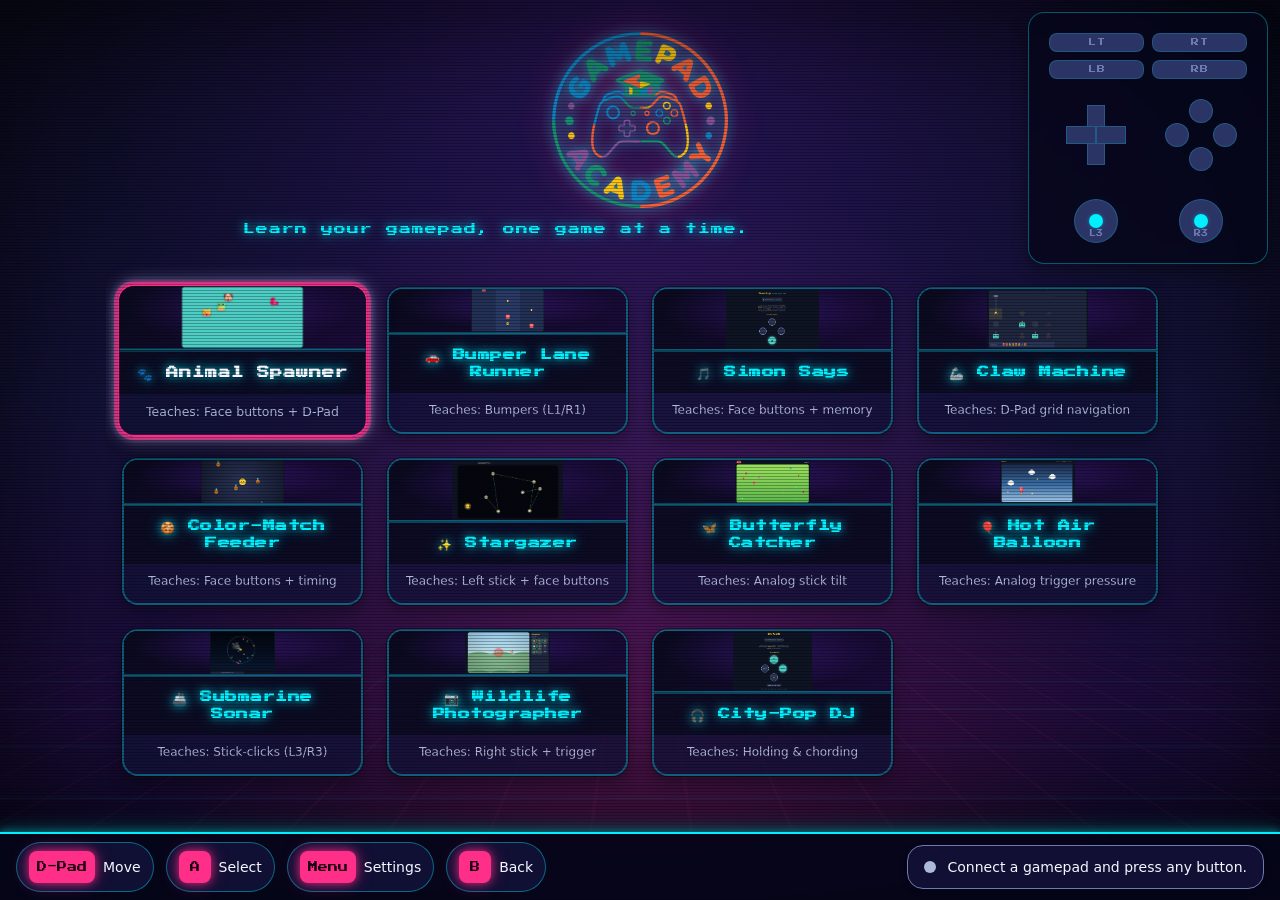
<file: index.html>
<!DOCTYPE html>
<html lang="en">
  <head>
    <meta charset="UTF-8" />
    <meta name="viewport" content="width=device-width, initial-scale=1.0" />
    <title>Gamepad Academy</title>
    <link rel="stylesheet" href="shared/styles.css" />
    <link rel="stylesheet" href="shared/retro.css" />
  </head>
  <body class="retro-shell">
    <!-- CRT scanline overlay — toggled off via body.no-crt. -->
    <div class="crt" aria-hidden="true"></div>

    <main class="page">
      <header class="page__title">
        <h1 class="sr-only">Gamepad Academy</h1>
        <img src="assets/images/logo.svg" alt="Gamepad Academy" />
        <p class="retro-tagline">Learn your gamepad, one game at a time.</p>
      </header>

      <nav class="home-grid" aria-label="Games">
        <a class="card" href="games/animal-spawner/index.html">
          <span class="card__art-frame">
            <img
              class="card__art"
              src="games/animal-spawner/banner.png"
              loading="lazy"
              alt=""
            />
          </span>
          <span class="card__title">🐾 Animal Spawner</span>
          <span class="card__desc">Teaches: Face buttons + D-Pad</span>
        </a>
        <a class="card" href="games/bumper-lane-runner/index.html">
          <span class="card__art-frame">
            <img
              class="card__art"
              src="games/bumper-lane-runner/banner.png"
              loading="lazy"
              alt=""
            />
          </span>
          <span class="card__title">🚗 Bumper Lane Runner</span>
          <span class="card__desc">Teaches: Bumpers (L1/R1)</span>
        </a>
        <a class="card" href="games/simon-says/index.html">
          <span class="card__art-frame">
            <img
              class="card__art"
              src="games/simon-says/banner.png"
              loading="lazy"
              alt=""
            />
          </span>
          <span class="card__title">🎵 Simon Says</span>
          <span class="card__desc">Teaches: Face buttons + memory</span>
        </a>
        <a class="card" href="games/claw-machine/index.html">
          <span class="card__art-frame">
            <img
              class="card__art"
              src="games/claw-machine/banner.png"
              loading="lazy"
              alt=""
            />
          </span>
          <span class="card__title">🦾 Claw Machine</span>
          <span class="card__desc">Teaches: D-Pad grid navigation</span>
        </a>
        <a class="card" href="games/color-match-feeder/index.html">
          <span class="card__art-frame">
            <img
              class="card__art"
              src="games/color-match-feeder/banner.png"
              loading="lazy"
              alt=""
            />
          </span>
          <span class="card__title">🍪 Color-Match Feeder</span>
          <span class="card__desc">Teaches: Face buttons + timing</span>
        </a>
        <a class="card" href="games/stargazer/index.html">
          <span class="card__art-frame">
            <img
              class="card__art"
              src="games/stargazer/banner.png"
              loading="lazy"
              alt=""
            />
          </span>
          <span class="card__title">✨ Stargazer</span>
          <span class="card__desc">Teaches: Left stick + face buttons</span>
        </a>
        <a class="card" href="games/butterfly-catcher/index.html">
          <span class="card__art-frame">
            <img
              class="card__art"
              src="games/butterfly-catcher/banner.png"
              loading="lazy"
              alt=""
            />
          </span>
          <span class="card__title">🦋 Butterfly Catcher</span>
          <span class="card__desc">Teaches: Analog stick tilt</span>
        </a>
        <a class="card" href="games/hot-air-balloon/index.html">
          <span class="card__art-frame">
            <img
              class="card__art"
              src="games/hot-air-balloon/banner.png"
              loading="lazy"
              alt=""
            />
          </span>
          <span class="card__title">🎈 Hot Air Balloon</span>
          <span class="card__desc">Teaches: Analog trigger pressure</span>
        </a>
        <a class="card" href="games/submarine-sonar/index.html">
          <span class="card__art-frame">
            <img
              class="card__art"
              src="games/submarine-sonar/banner.png"
              loading="lazy"
              alt=""
            />
          </span>
          <span class="card__title">🚢 Submarine Sonar</span>
          <span class="card__desc">Teaches: Stick-clicks (L3/R3)</span>
        </a>
        <a class="card" href="games/wildlife-photographer/index.html">
          <span class="card__art-frame">
            <img
              class="card__art"
              src="games/wildlife-photographer/banner.png"
              loading="lazy"
              alt=""
            />
          </span>
          <span class="card__title">📷 Wildlife Photographer</span>
          <span class="card__desc">Teaches: Right stick + trigger</span>
        </a>
        <a class="card" href="games/city-pop-dj/index.html">
          <span class="card__art-frame">
            <img
              class="card__art"
              src="games/city-pop-dj/banner.png"
              loading="lazy"
              alt=""
            />
          </span>
          <span class="card__title">🎧 City-Pop DJ</span>
          <span class="card__desc">Teaches: Holding &amp; chording</span>
        </a>
      </nav>
    </main>

    <footer class="status-bar">
      <div class="status-bar__legend">
        <span class="legend-chip">
          <span class="legend-chip__key" data-legend-key="move">D-Pad</span>
          <span class="legend-chip__label">Move</span>
        </span>
        <span class="legend-chip">
          <span class="legend-chip__key" data-legend-key="select">A</span>
          <span class="legend-chip__label">Select</span>
        </span>
        <span class="legend-chip">
          <span class="legend-chip__key" data-legend-key="settings">Start</span>
          <span class="legend-chip__label">Settings</span>
        </span>
        <span class="legend-chip">
          <span class="legend-chip__key" data-legend-key="back">B</span>
          <span class="legend-chip__label">Back</span>
        </span>
      </div>

      <div
        class="gamepad-banner"
        id="gamepad-banner"
        role="status"
        aria-live="polite"
      >
        <span class="gamepad-banner__dot" aria-hidden="true"></span>
        <span id="gamepad-banner-text">Connect a gamepad and press any button.</span>
      </div>
    </footer>

    <!-- Live controller schematic — mounted by home.js when enabled. -->
    <div class="controller-overlay" hidden></div>

    <!-- Settings panel — built by home.js on open. -->
    <div class="settings-panel" hidden></div>

    <script type="module" src="./home.js"></script>
  </body>
</html>
</file>
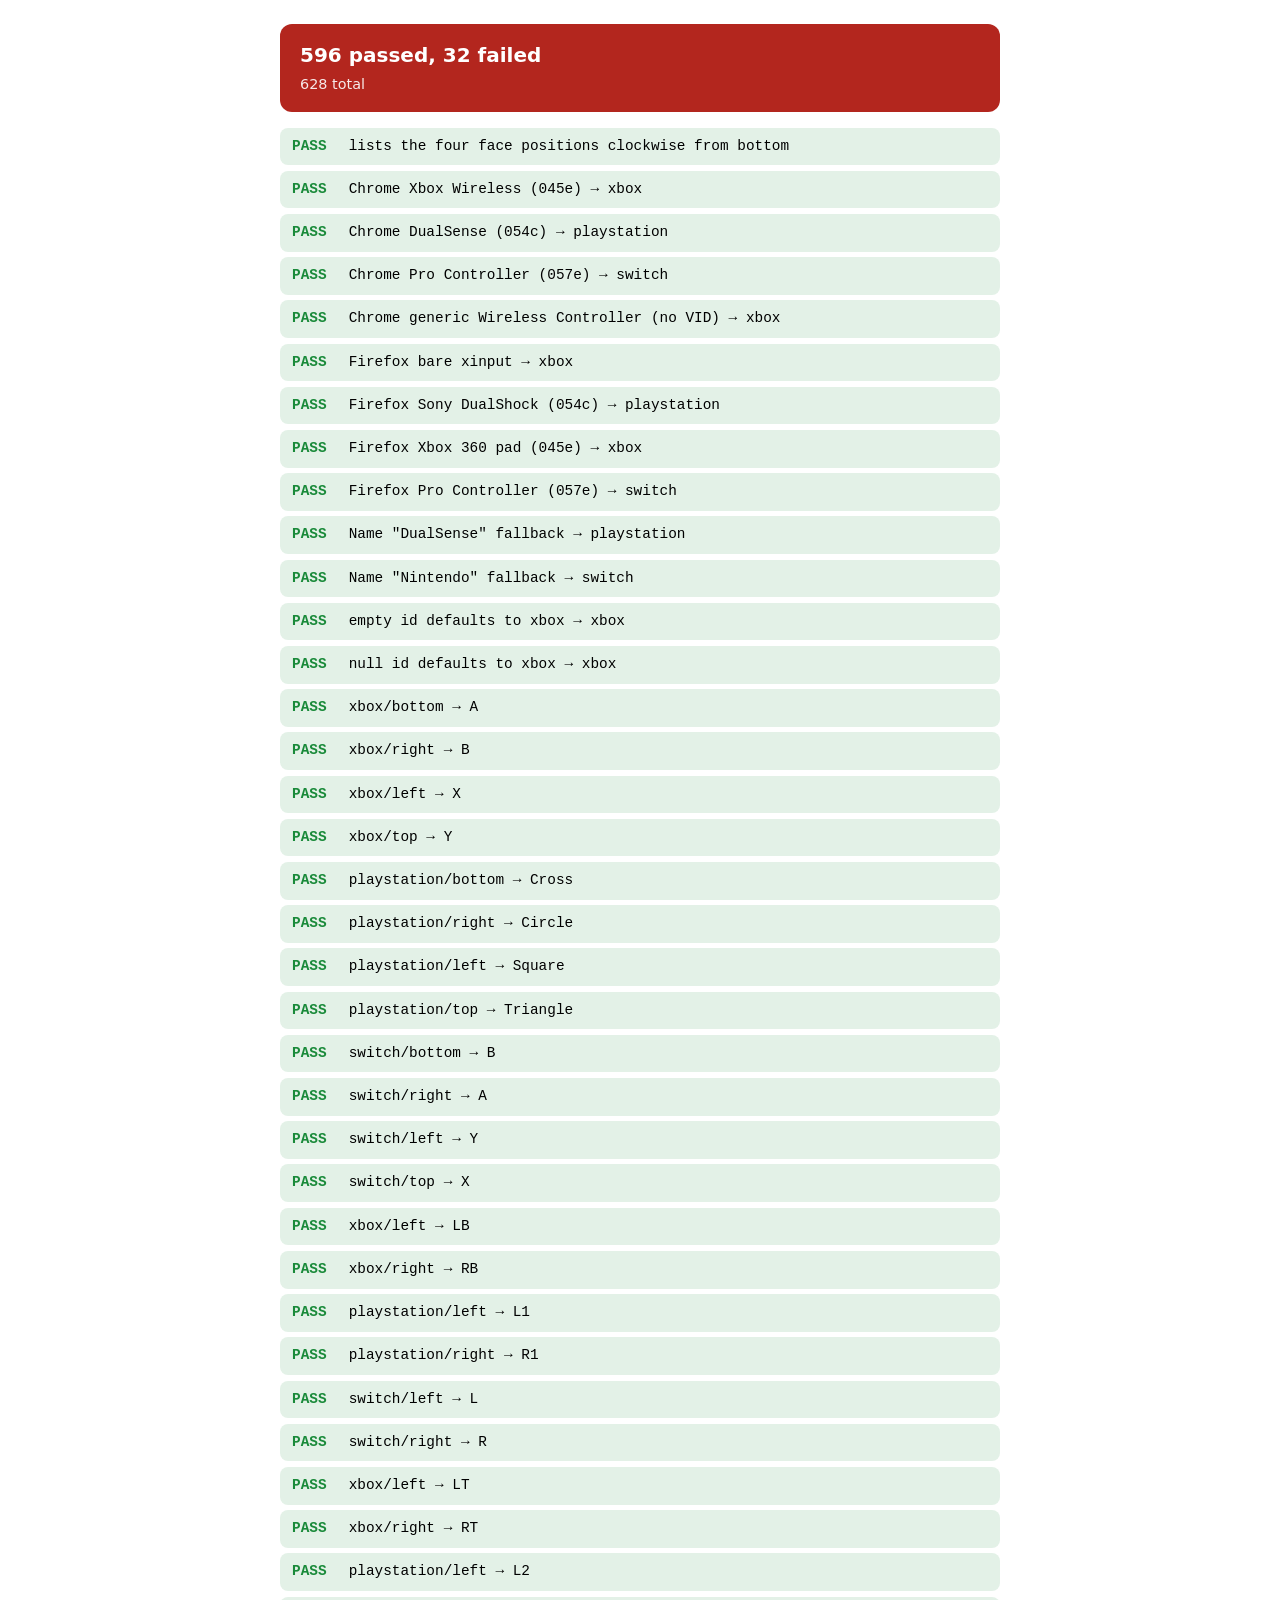
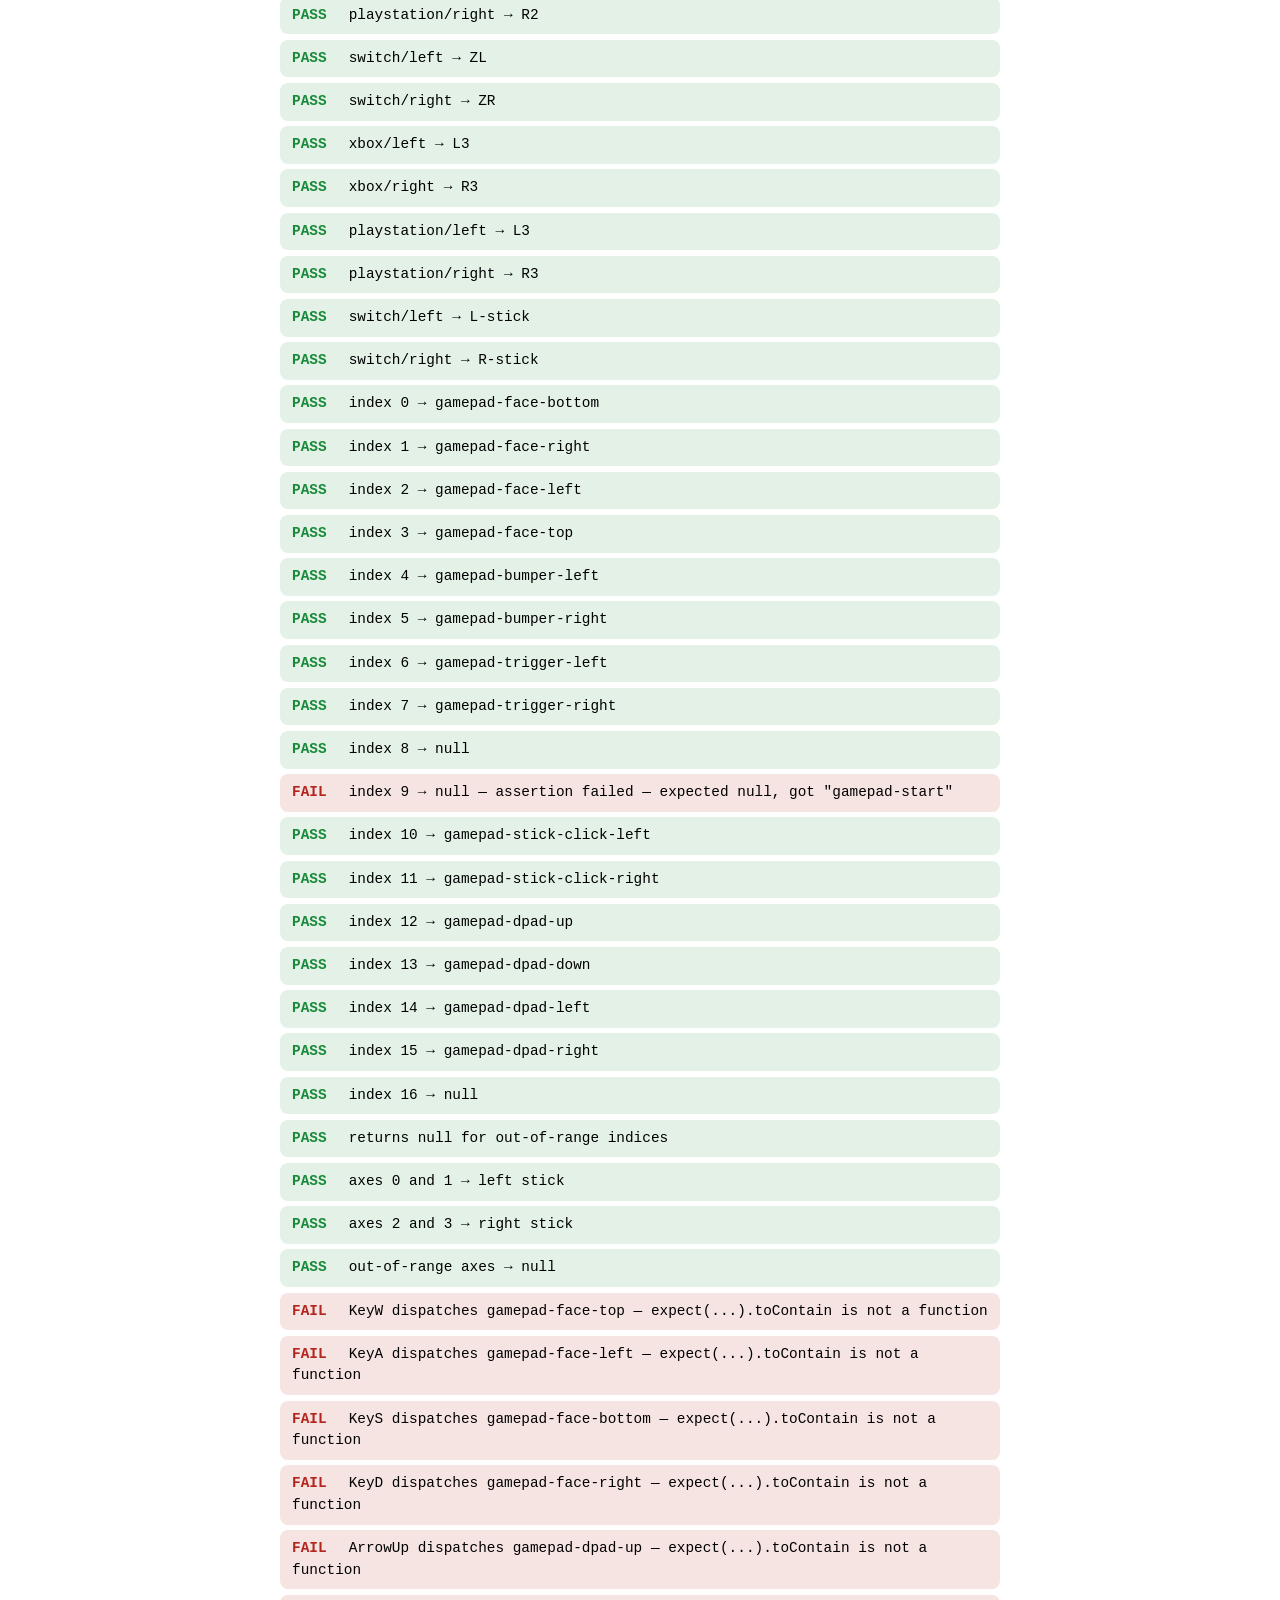
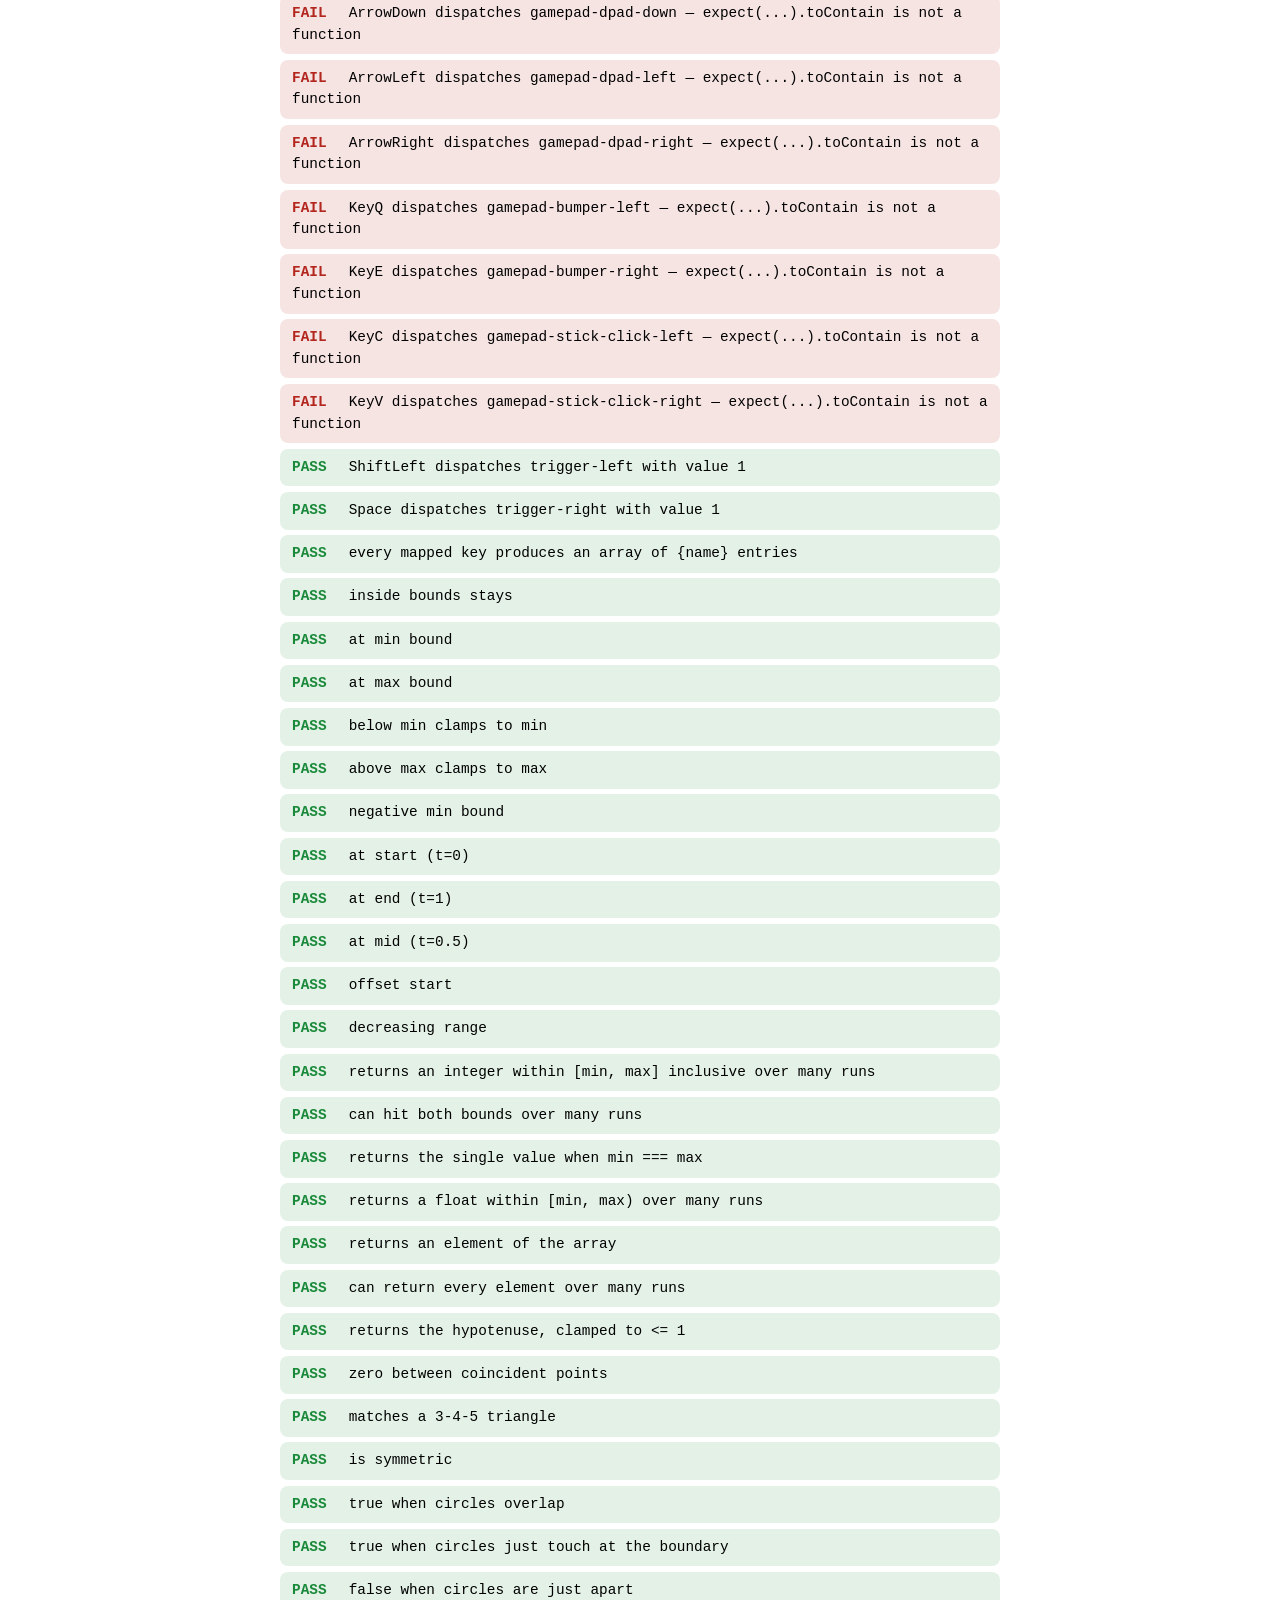
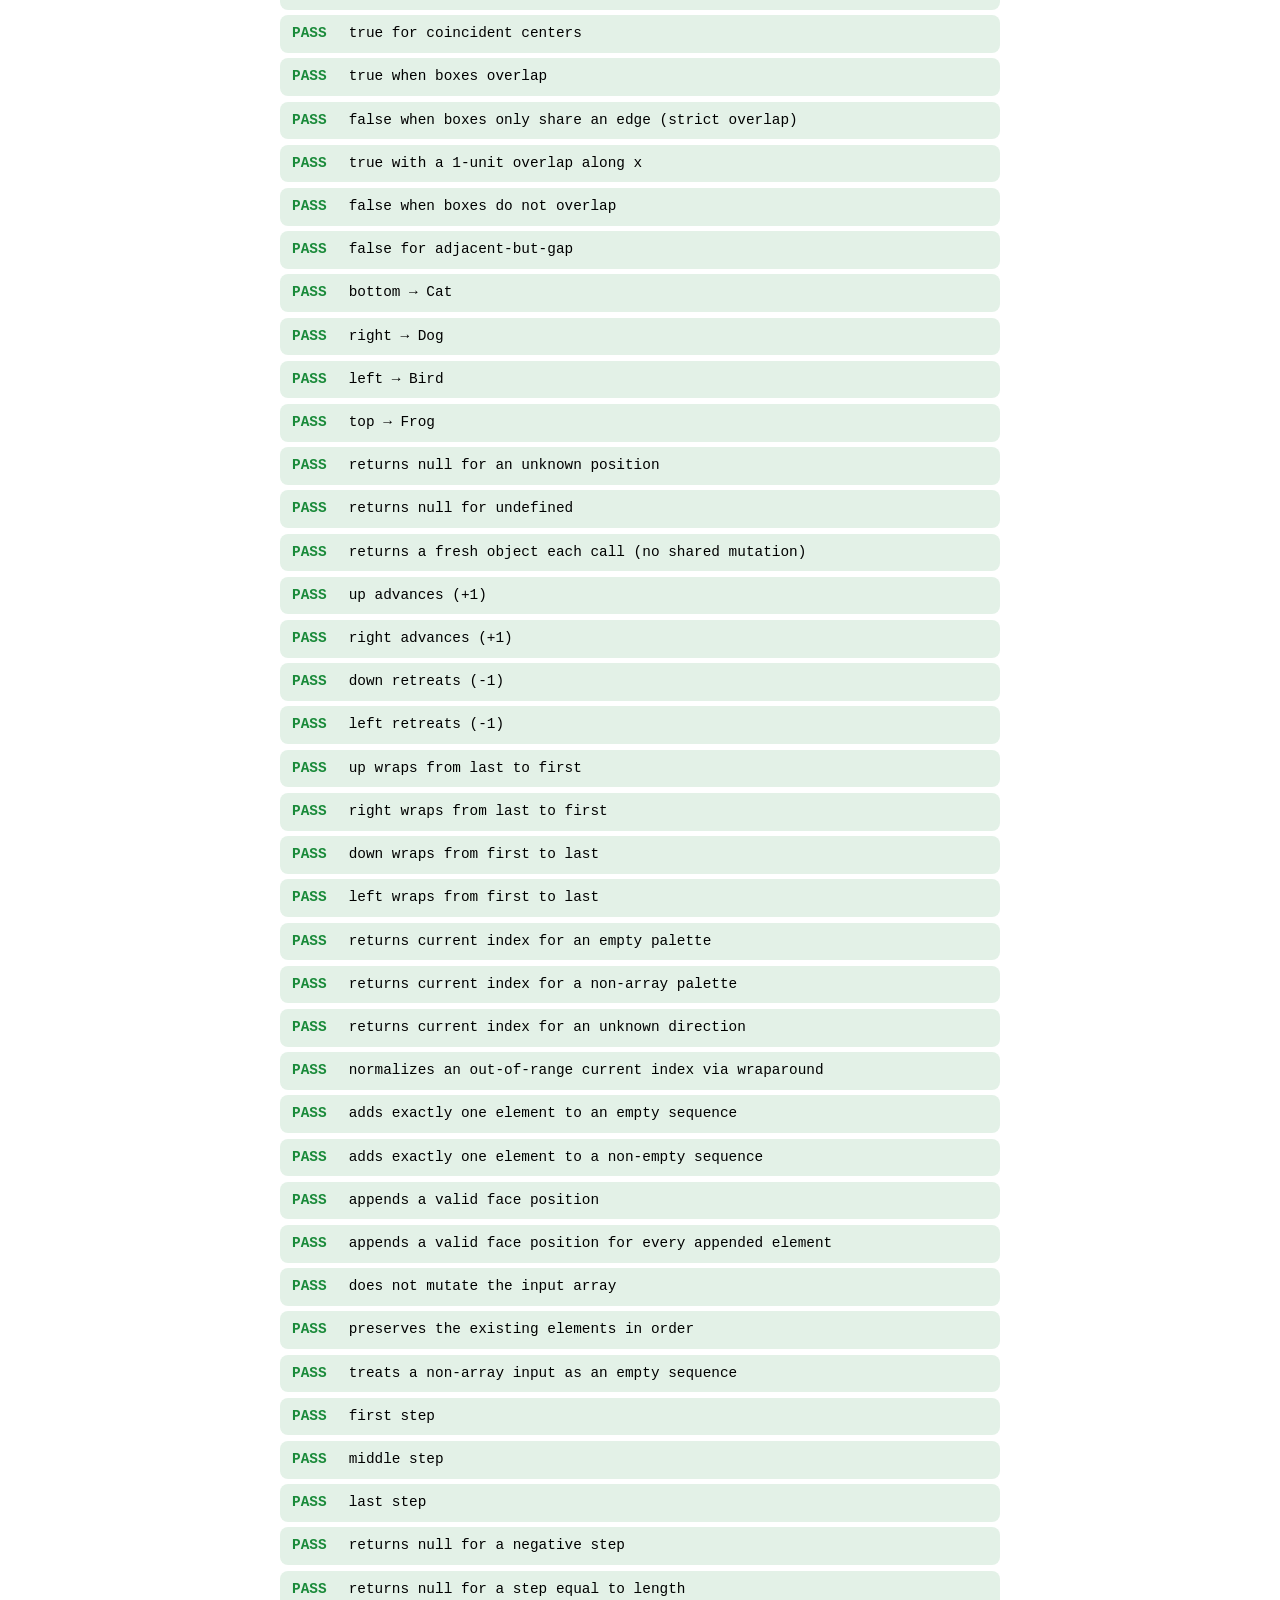
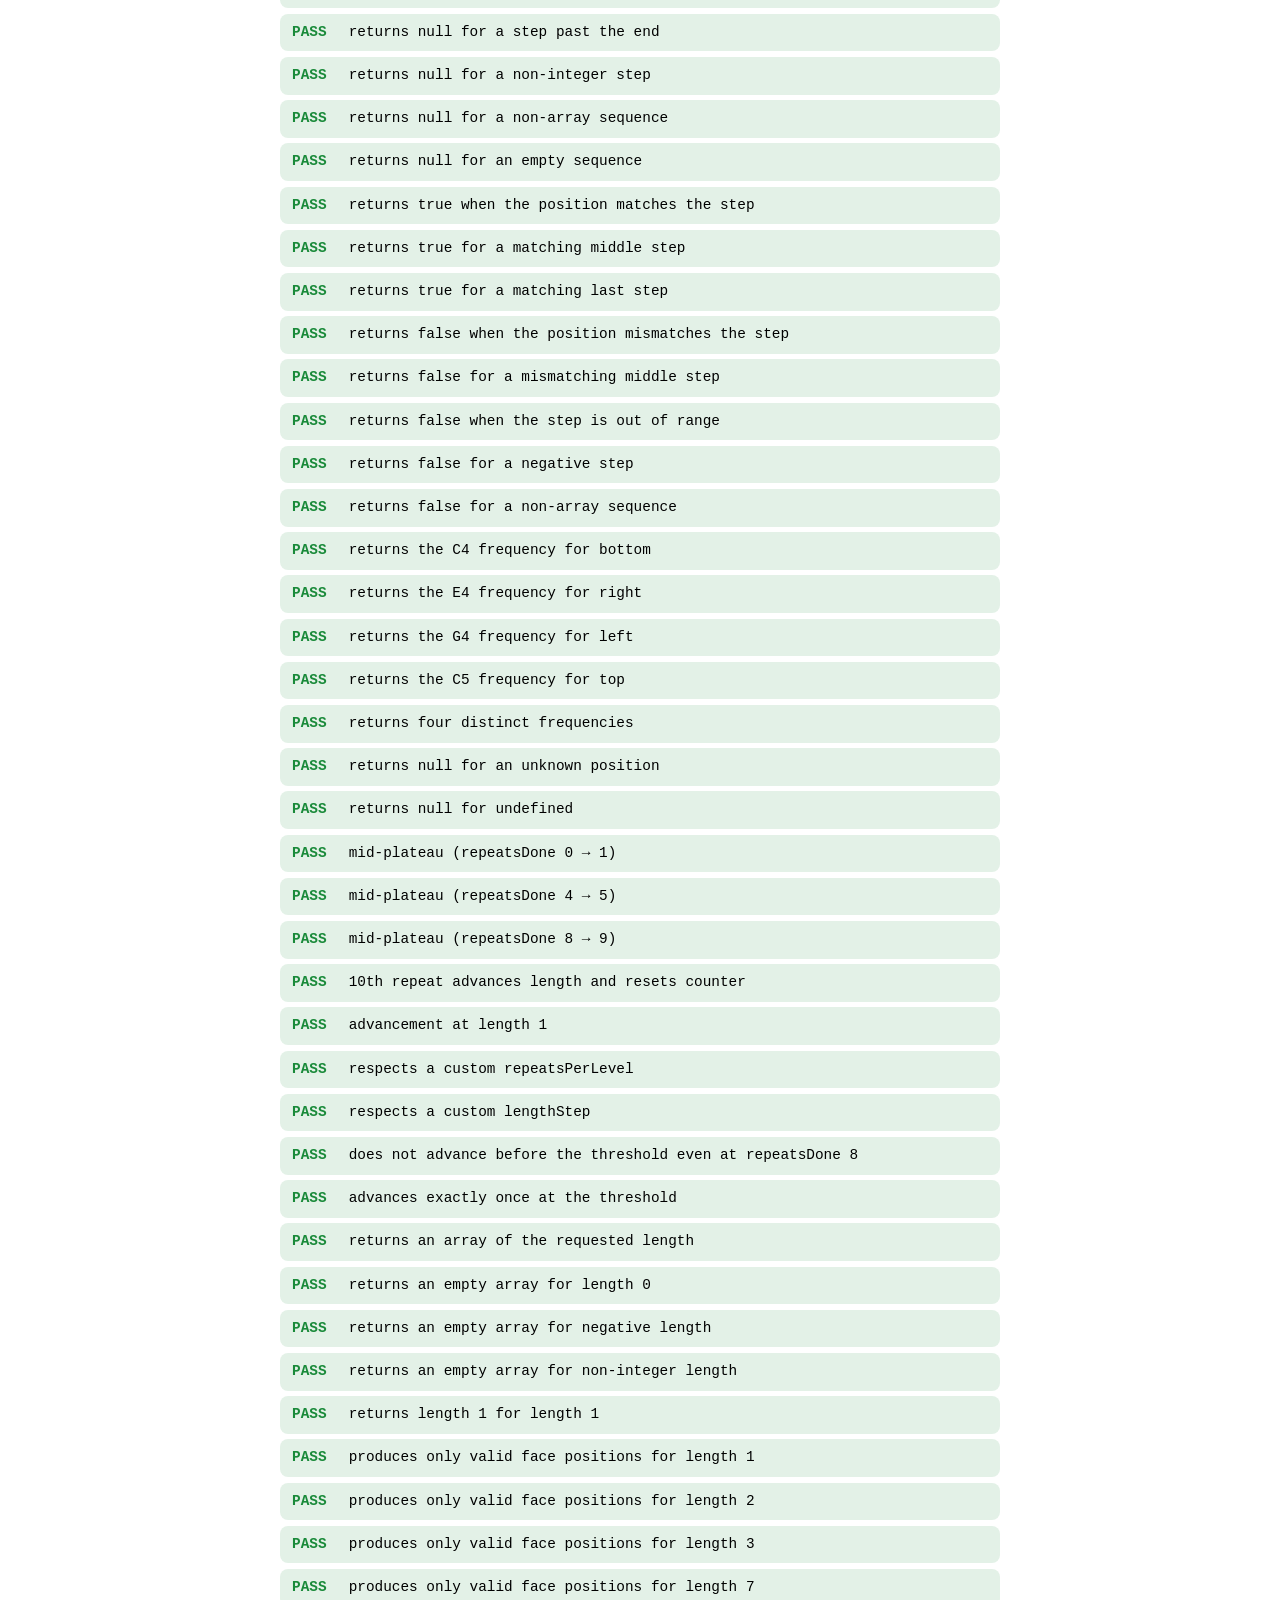
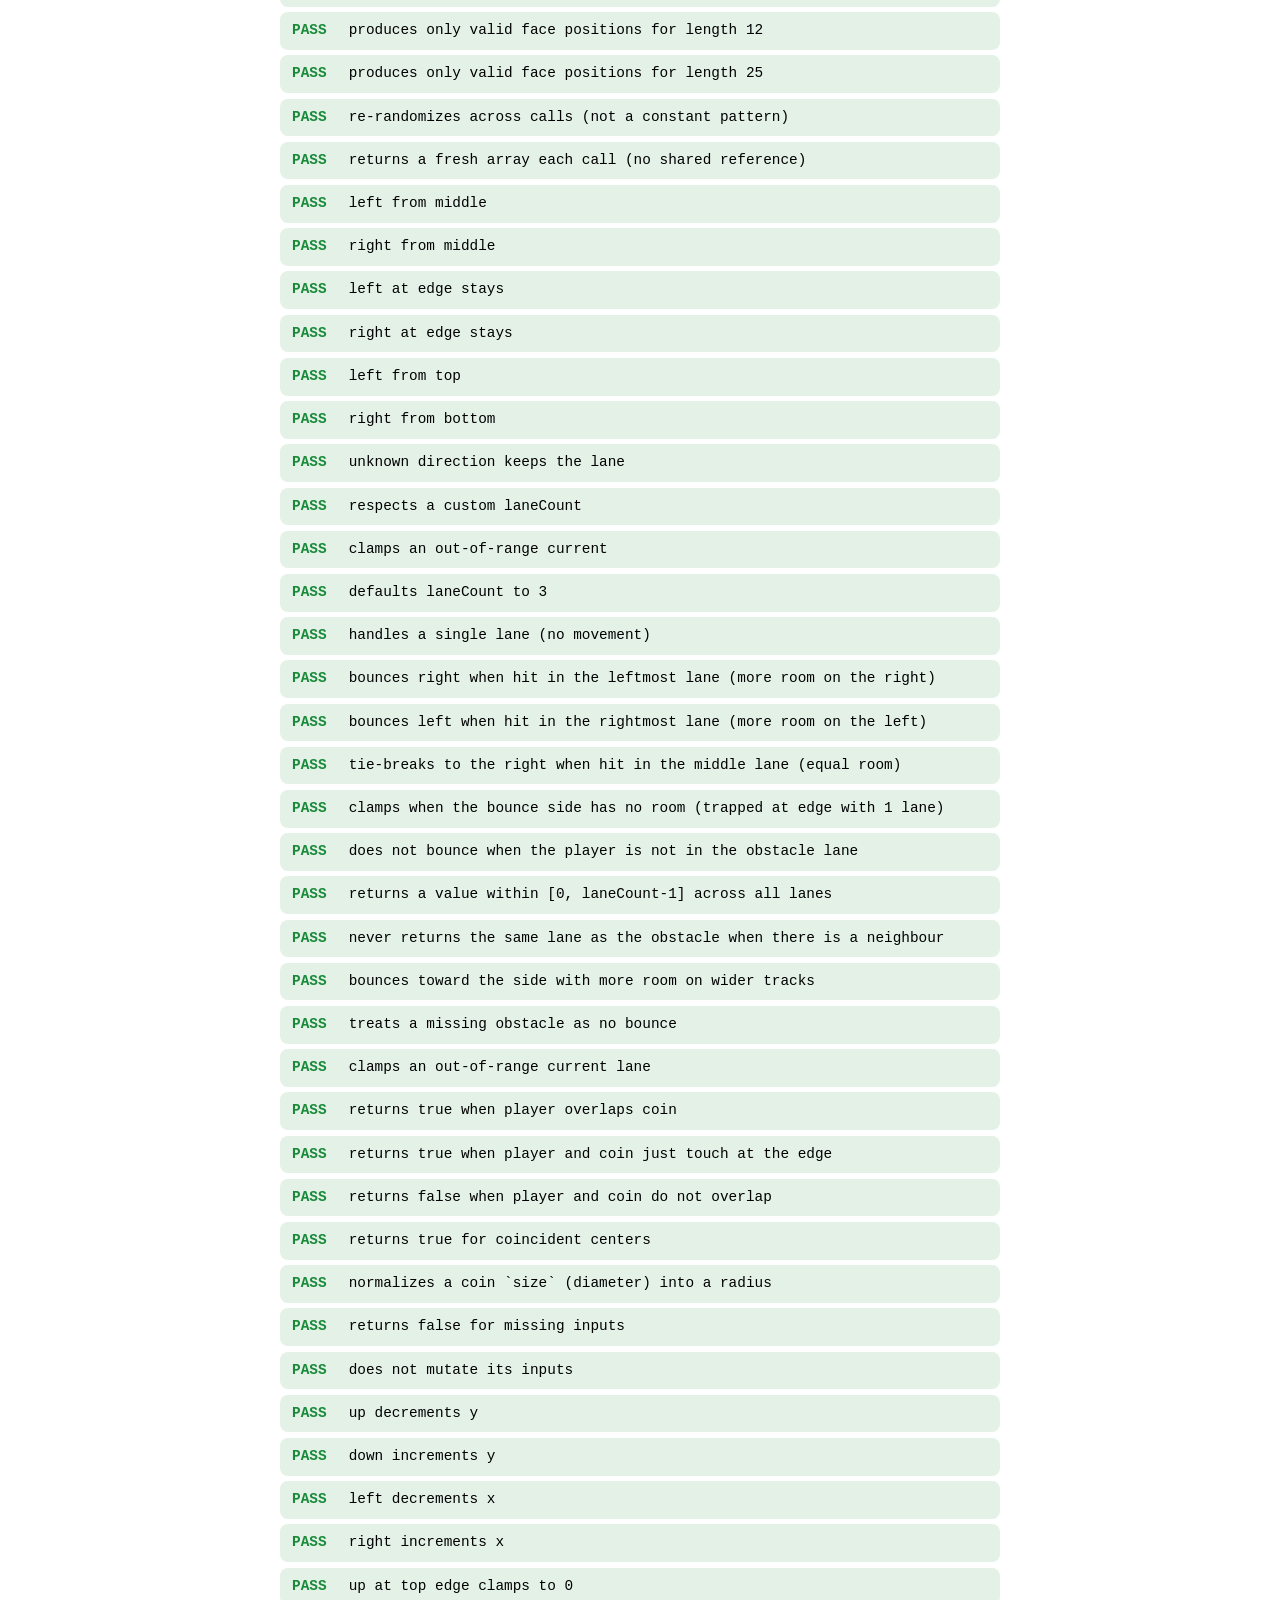
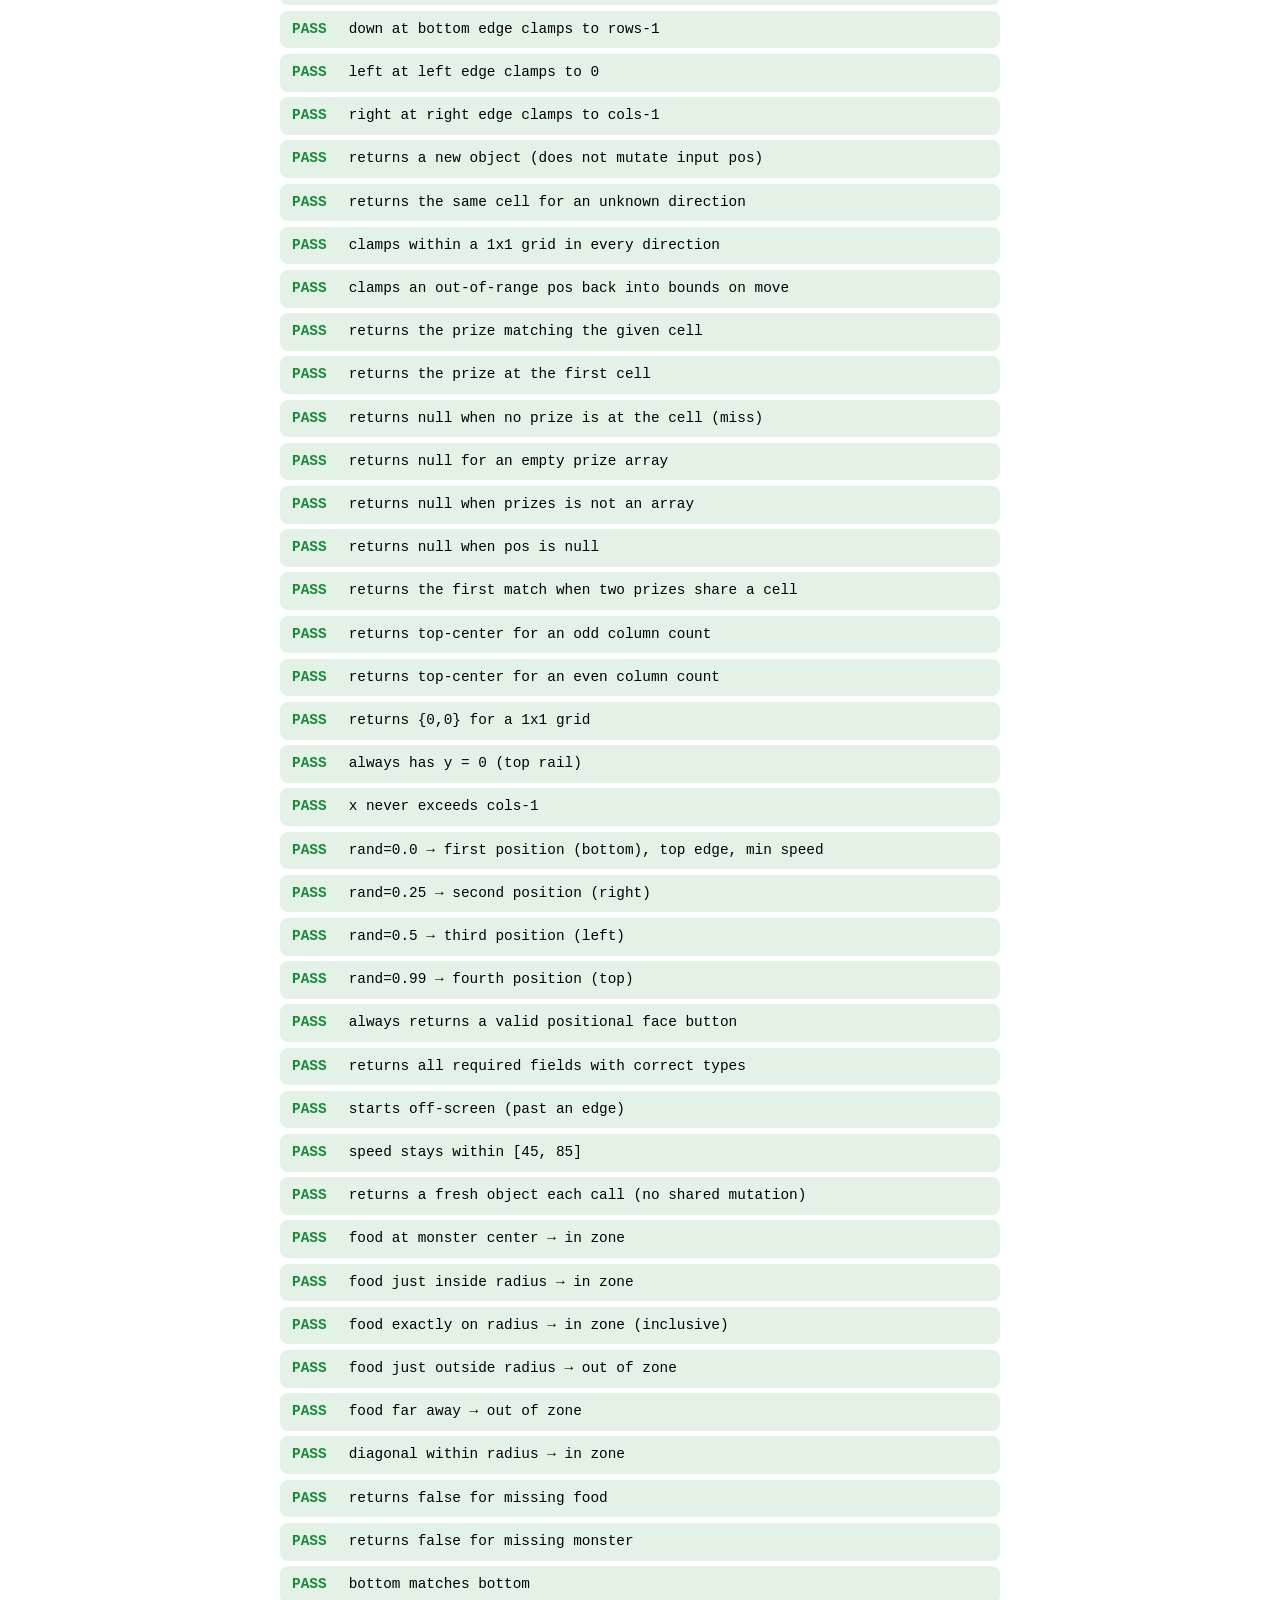
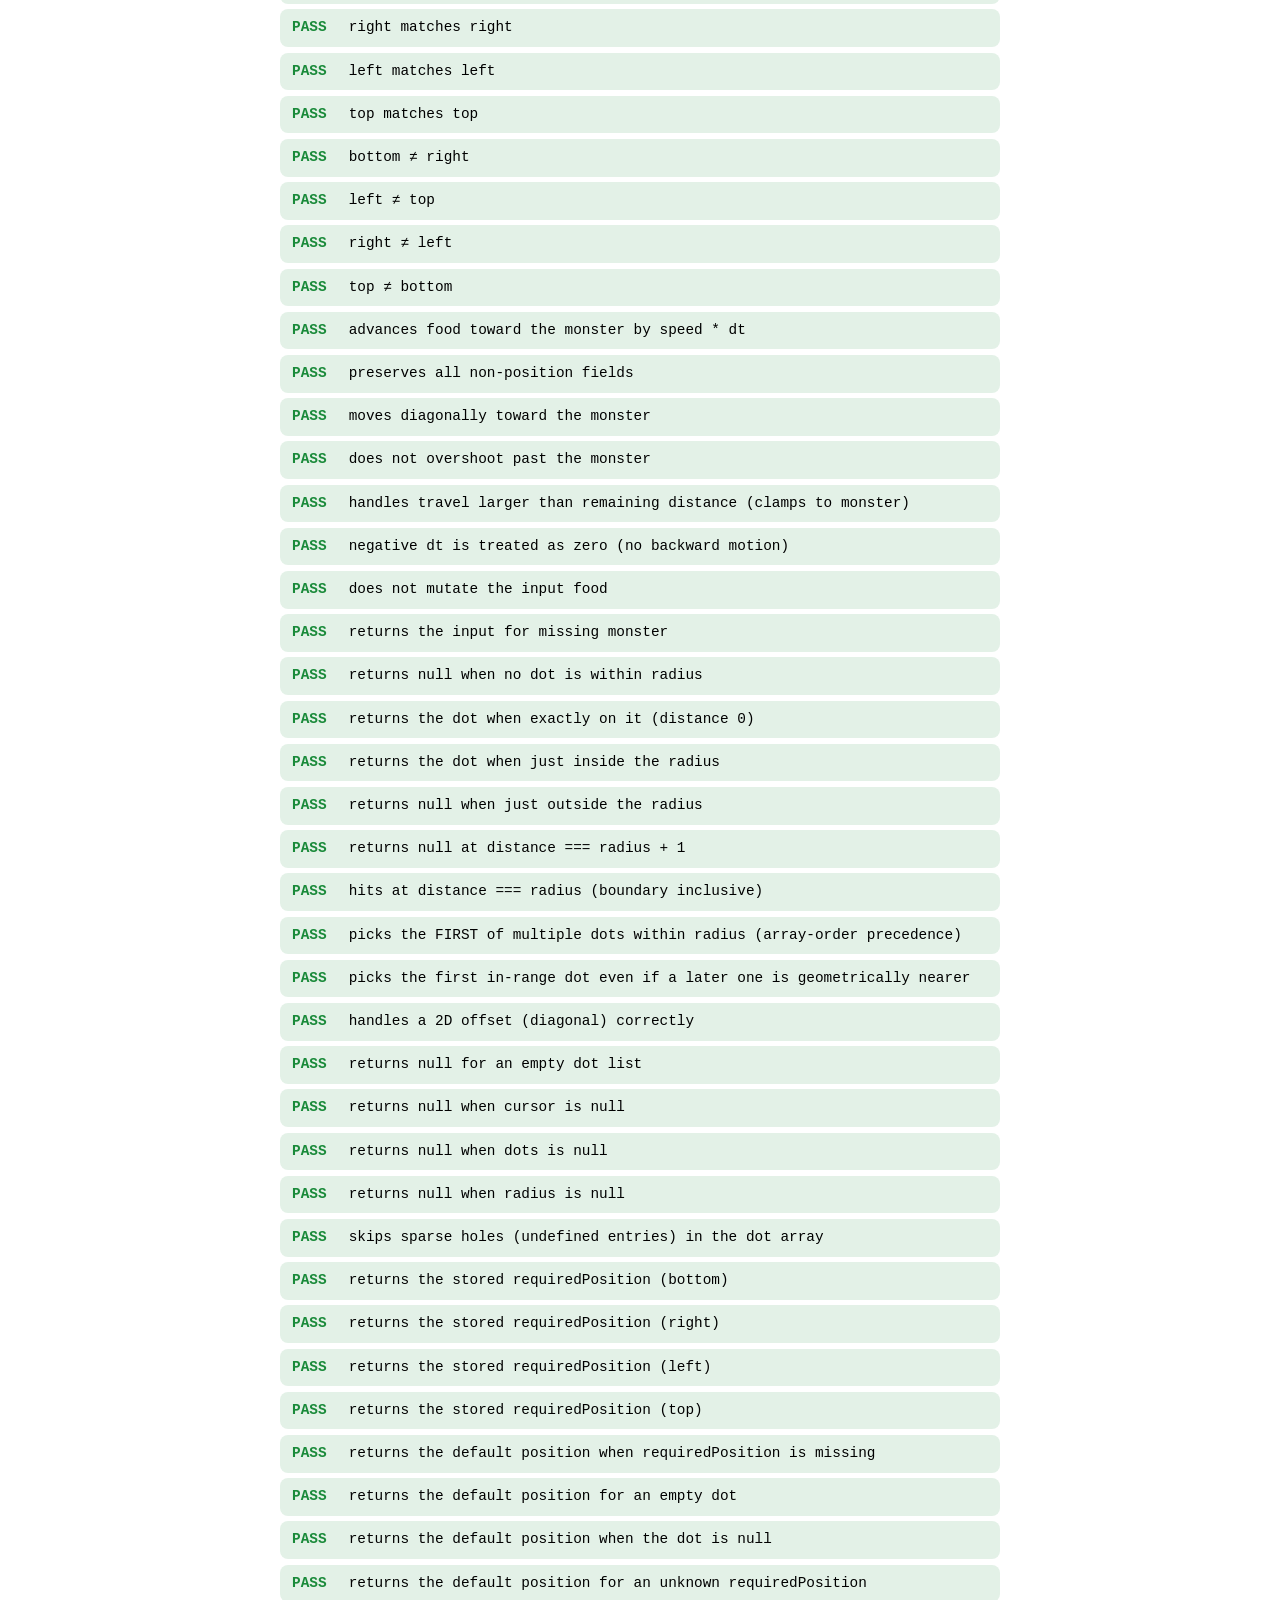
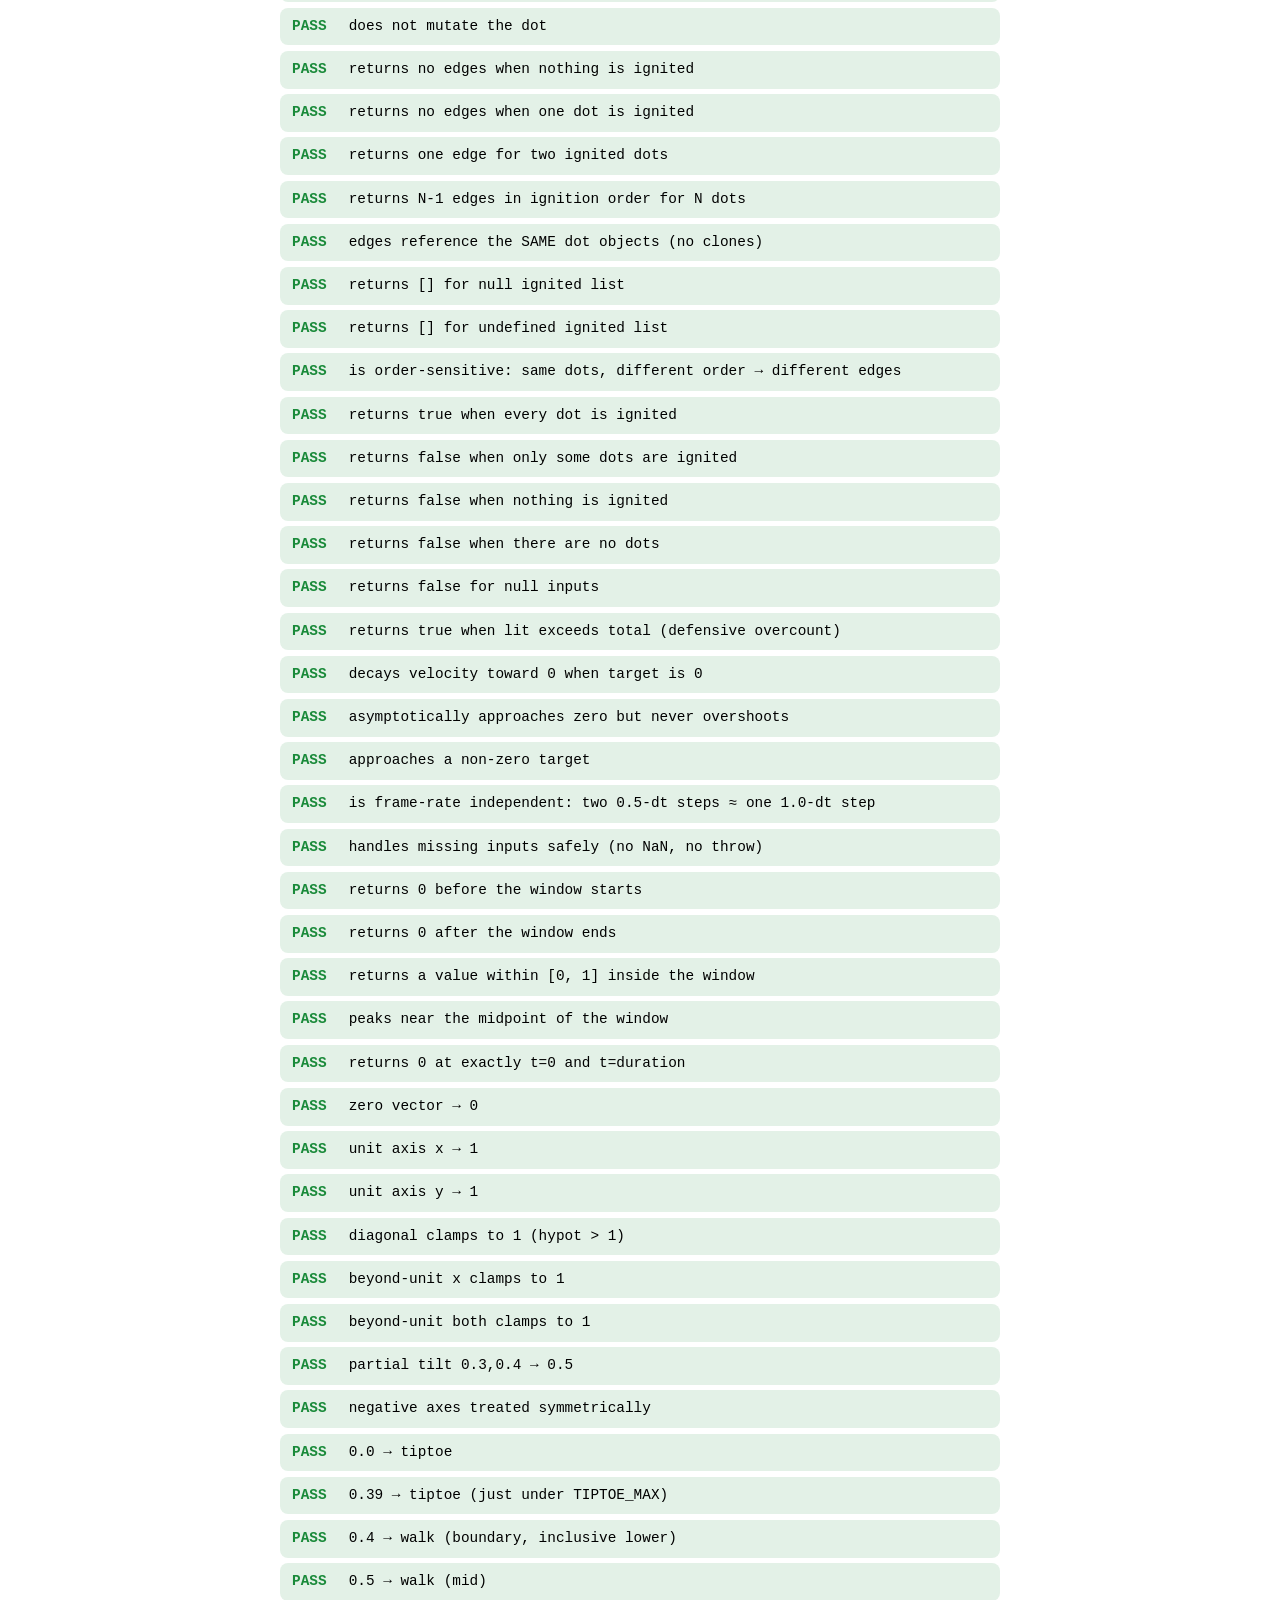
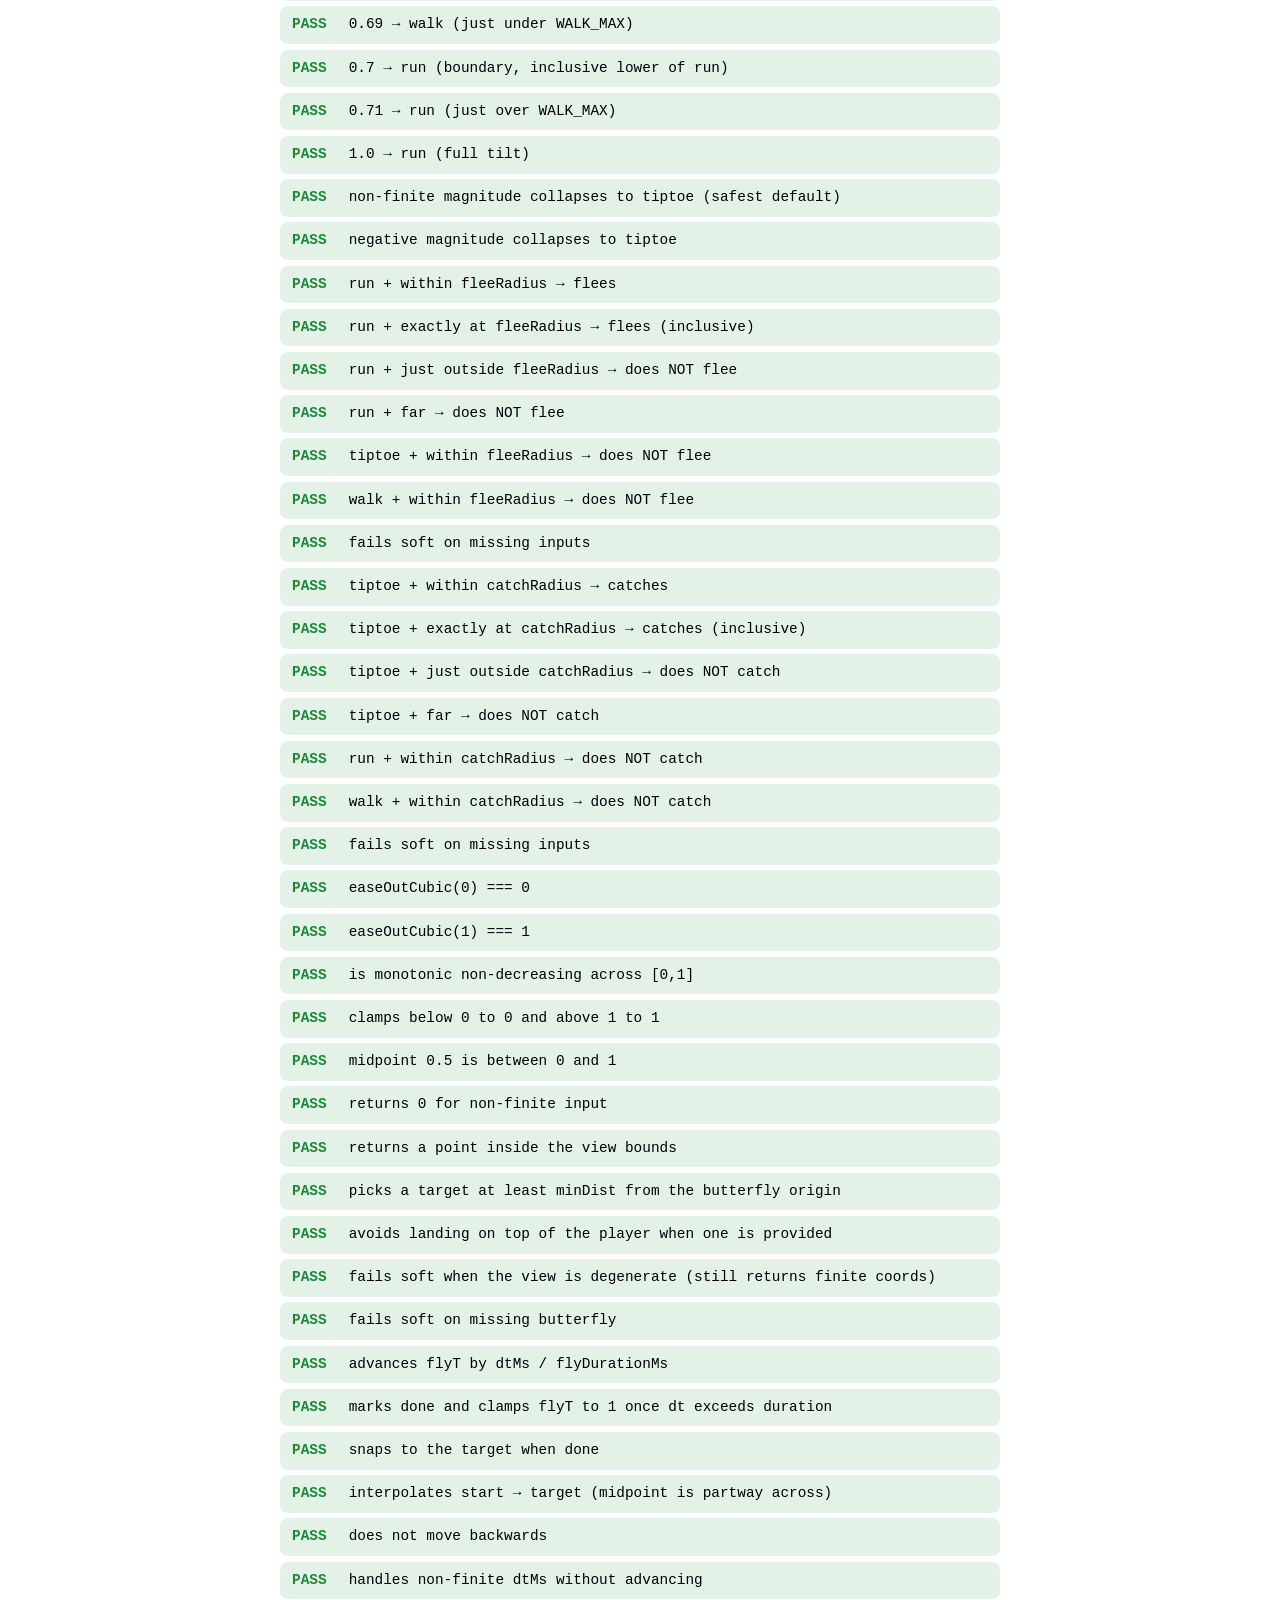
<file: tests/index.html>
<!DOCTYPE html>
<html lang="en">
  <head>
    <meta charset="UTF-8" />
    <meta name="viewport" content="width=device-width, initial-scale=1.0" />
    <title>Gamepad Academy — Tests</title>
    <style>
      :root {
        color-scheme: light dark;
        font-family: system-ui, -apple-system, "Segoe UI", Roboto, sans-serif;
      }
      body {
        margin: 0;
        padding: 1.5rem;
        line-height: 1.5;
      }
      main {
        max-width: 720px;
        margin: 0 auto;
      }
      .summary {
        padding: 1rem 1.25rem;
        border-radius: 12px;
        color: #fff;
        margin-bottom: 1rem;
      }
      .summary.green { background: #1a8a3a; }
      .summary.red { background: #b3261e; }
      .summary h1 { margin: 0; font-size: 1.25rem; }
      .summary .total { margin: 0.25rem 0 0; opacity: 0.9; font-size: 0.9rem; }
      ul.tests {
        list-style: none;
        padding: 0;
        margin: 0;
      }
      .test {
        padding: 0.5rem 0.75rem;
        border-radius: 8px;
        margin-bottom: 0.35rem;
        font-family: ui-monospace, SFMono-Regular, Menlo, monospace;
        font-size: 0.9rem;
      }
      .test.pass { background: rgba(26, 138, 58, 0.12); }
      .test.fail { background: rgba(179, 38, 30, 0.12); }
      .test .status {
        display: inline-block;
        min-width: 3rem;
        font-weight: 700;
      }
      .test.fail .status { color: #b3261e; }
      .test.pass .status { color: #1a8a3a; }
      a.home {
        display: inline-block;
        margin-top: 1.5rem;
        color: inherit;
      }
    </style>
  </head>
  <body>
    <main id="results"></main>
    <a class="home" href="/index.html">← Back to Home</a>

    <script type="module" src="./harness.js"></script>

    <!-- append test scripts here -->
    <script type="module" src="./button-mapping.test.js"></script>
    <script type="module" src="./utils.test.js"></script>
    <script type="module" src="./spawn-logic.test.js"></script>
    <script type="module" src="./sequence-logic.test.js"></script>
    <script type="module" src="./lane-logic.test.js"></script>
    <script type="module" src="./claw-logic.test.js"></script>
    <script type="module" src="./feeder-logic.test.js"></script>
    <script type="module" src="./constellation-logic.test.js"></script>
    <script type="module" src="./tilt-logic.test.js"></script>
    <script type="module" src="./balloon-physics.test.js"></script>
    <script type="module" src="./sonar-logic.test.js"></script>
    <script type="module" src="./camera-logic.test.js"></script>
    <script type="module" src="./track-logic.test.js"></script>
    <script type="module" src="./nav-logic.test.js"></script>
    <script type="module" src="./settings.test.js"></script>

    <script type="module">
      // Render the report once all test modules above have executed.
      // Module scripts run in order, deferred, so this runs last.
      window.__runTests()
    </script>
  </body>
</html>
</file>
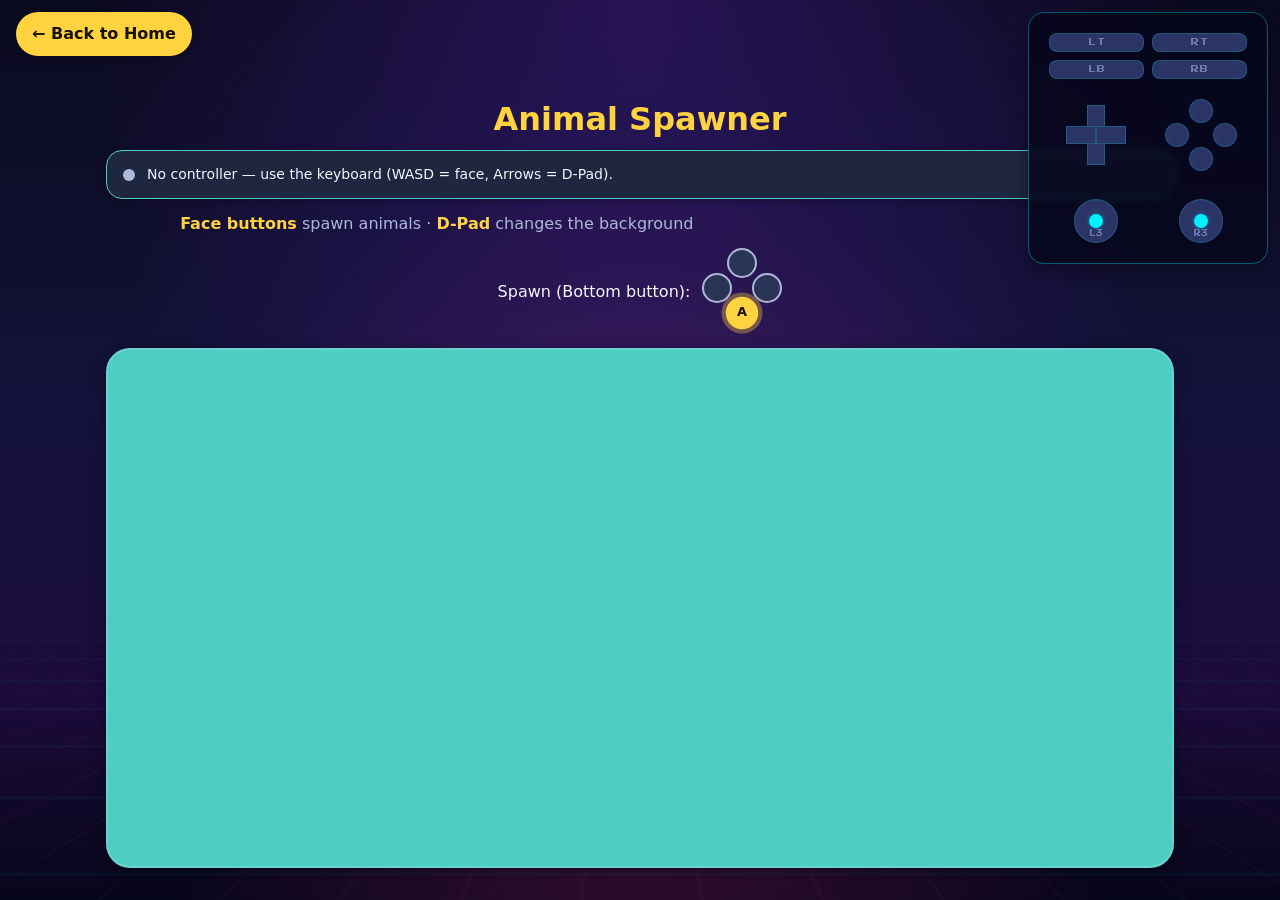
<file: games/animal-spawner/index.html>
<!DOCTYPE html>
<html lang="en">
  <head>
    <meta charset="UTF-8" />
    <meta name="viewport" content="width=device-width, initial-scale=1.0" />
    <title>Animal Spawner — Gamepad Academy</title>
    <link rel="stylesheet" href="../../shared/styles.css" />
    <link rel="stylesheet" href="../../shared/retro.css" />
    <style>
      /* Game-local styles ONLY (shared/styles.css is not edited per task rules). */
      /* No-scroll: body becomes a flex column — back-home-row takes its natural
         height and the stage fills the rest of the viewport. #play-area then
         flexes to absorb whatever remains, so nothing scrolls. */
      html,
      body {
        height: 100%;
        margin: 0;
      }
      body {
        overflow: hidden;
        display: flex;
        flex-direction: column;
      }
      .back-home-row {
        flex: 0 0 auto;
      }
      .spawn-stage {
        display: flex;
        flex-direction: column;
        gap: var(--space-3);
        align-items: stretch;
        flex: 1 1 auto;
        min-height: 0;
        margin-top: auto;
        margin-bottom: auto;
      }
      .spawn-stage > .page__title {
        margin-bottom: 0;
        flex: 0 0 auto;
      }
      .spawn-stage > .gamepad-banner {
        margin-bottom: 0;
        flex: 0 0 auto;
      }
      .spawn-instructions {
        text-align: center;
        color: var(--c-muted);
        font-size: var(--fs-md);
        flex: 0 0 auto;
        margin: 0;
      }
      .spawn-instructions strong {
        color: var(--c-primary);
      }
      .prompt-row {
        display: flex;
        justify-content: center;
        align-items: center;
        gap: var(--space-3);
        flex: 0 0 auto;
      }
      .prompt-row__label {
        font-size: var(--fs-md);
        color: var(--c-text);
      }
      #play-area {
        position: relative;
        width: 100%;
        flex: 1 1 auto;
        min-height: 0;
        border-radius: var(--radius-lg);
        box-shadow: var(--shadow-md);
        overflow: hidden;
        transition:
          background-color 200ms ease,
          box-shadow 200ms ease;
        border: 2px solid rgba(255, 255, 255, 0.15);
      }
      /* Spawned emoji: absolutely positioned, large, with a pop/scale-in. */
      .spawned {
        position: absolute;
        transform: translate(-50%, -50%) scale(0.2);
        font-size: clamp(3rem, 8vw, 5rem);
        line-height: 1;
        user-select: none;
        pointer-events: none;
        filter: drop-shadow(0 4px 6px rgba(0, 0, 0, 0.3));
        animation: spawn-pop 320ms cubic-bezier(0.34, 1.56, 0.64, 1) forwards;
        transition: opacity 600ms ease;
      }
      .spawned.is-fading {
        opacity: 0;
      }
      @keyframes spawn-pop {
        0% {
          transform: translate(-50%, -50%) scale(0.2);
        }
        70% {
          transform: translate(-50%, -50%) scale(1.1);
        }
        100% {
          transform: translate(-50%, -50%) scale(1);
        }
      }
      @media (prefers-reduced-motion: reduce) {
        .spawned {
          animation: none;
          transform: translate(-50%, -50%) scale(1);
        }
      }
    </style>
  </head>
  <body>
    <div class="back-home-row">
      <a class="back-home" href="../../index.html">← Back to Home</a>
    </div>

    <main class="page spawn-stage">
      <h1 class="page__title">Animal Spawner</h1>

      <div class="gamepad-banner" role="status" aria-live="polite">
        <span class="gamepad-banner__dot" aria-hidden="true"></span>
        <span id="banner-text">No controller — use the keyboard (WASD = face, Arrows = D-Pad).</span>
      </div>

      <p class="spawn-instructions">
        <strong>Face buttons</strong> spawn animals · <strong>D-Pad</strong> changes the background
      </p>

      <div class="prompt-row">
        <span class="prompt-row__label">Spawn (Bottom button):</span>
        <span id="prompt-glyph" aria-hidden="true"></span>
      </div>

      <div id="play-area" aria-label="Animal play area"></div>
    </main>

    <script type="module" src="game.js"></script>
  </body>
</html>
</file>
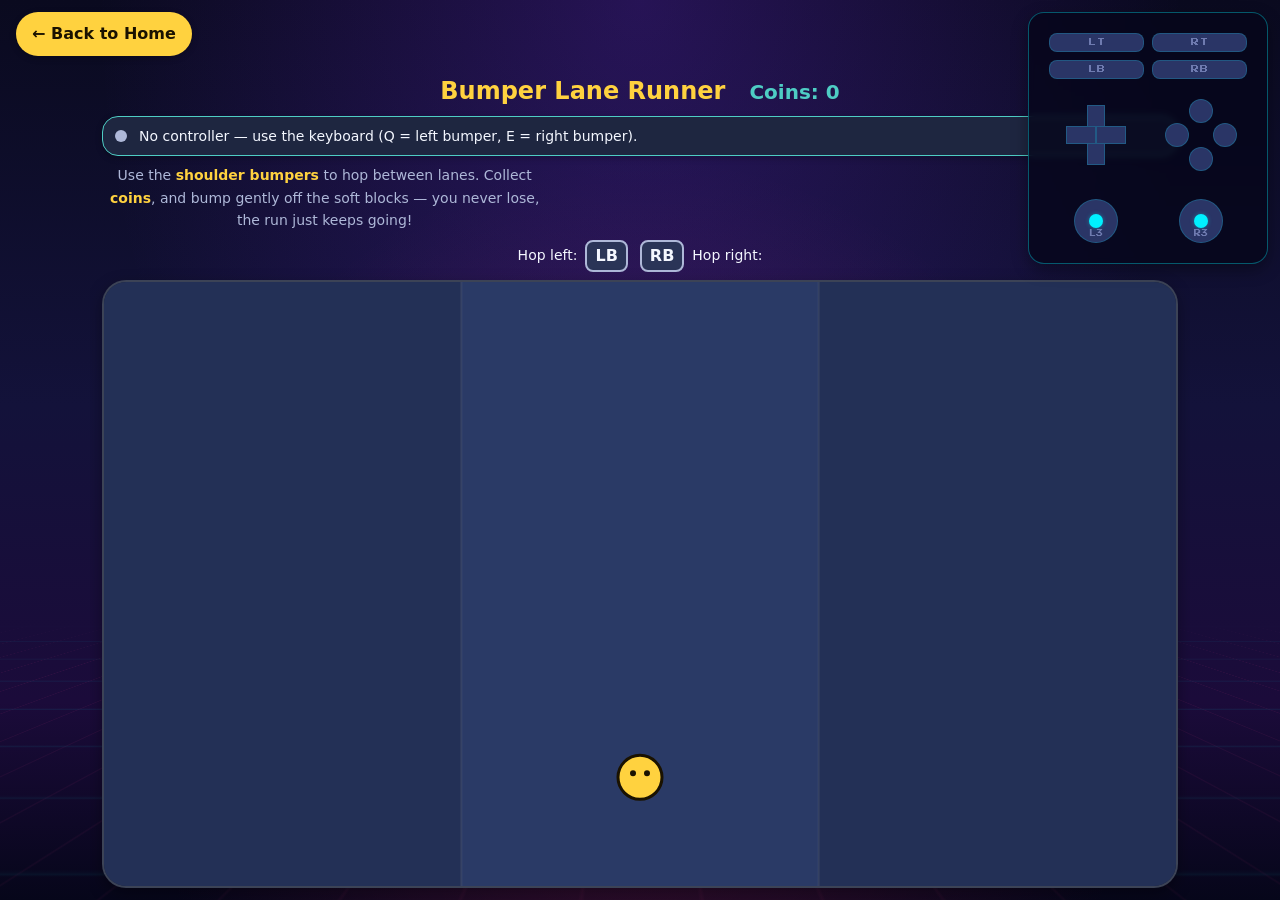
<file: games/bumper-lane-runner/index.html>
<!DOCTYPE html>
<html lang="en">
  <head>
    <meta charset="UTF-8" />
    <meta name="viewport" content="width=device-width, initial-scale=1.0" />
    <title>Bumper Lane Runner — Gamepad Academy</title>
    <link rel="stylesheet" href="../../shared/styles.css" />
    <link rel="stylesheet" href="../../shared/retro.css" />
    <style>
      /* Game-local styles ONLY (shared/styles.css is not edited per task rules). */
      /* No-scroll: fit title + banner + instructions + prompt + canvas in 100vh. */
      html, body {
        height: 100%;
      }
      body {
        display: flex;
        flex-direction: column;
      }
      .back-home-row {
        flex: 0 0 auto;
      }
      .page.runner-stage {
        flex: 1 1 auto;
        min-height: 0;
        padding: var(--space-2) var(--space-3) var(--space-3);
      }
      .page__title {
        margin-bottom: 0;
        font-size: var(--fs-xl);
      }
      .gamepad-banner {
        margin: 0;
        padding: var(--space-2) var(--space-3);
      }
      .runner-stage {
        display: flex;
        flex-direction: column;
        gap: var(--space-2);
        align-items: stretch;
        min-height: 0;
      }
      .runner-header {
        display: flex;
        align-items: baseline;
        justify-content: center;
        gap: var(--space-5);
        flex-wrap: wrap;
      }
      .runner-header__score {
        font-size: var(--fs-lg);
        font-weight: 800;
        color: var(--c-accent);
      }
      .runner-instructions {
        text-align: center;
        color: var(--c-muted);
        font-size: var(--fs-sm);
        max-width: 50ch;
        margin: 0;
      }
      .runner-instructions strong {
        color: var(--c-primary);
      }
      .prompt-row {
        display: flex;
        justify-content: center;
        align-items: center;
        gap: var(--space-3);
        flex-wrap: wrap;
      }
      .prompt-row__pair {
        display: inline-flex;
        align-items: center;
        gap: var(--space-2);
      }
      .prompt-row__pair--right {
        flex-direction: row-reverse;
      }
      .prompt-row__label {
        font-size: var(--fs-sm);
        color: var(--c-text);
      }
      /* Shoulder label chip (LB / R1 / L …) rendered per detected layout. */
      .shoulder-chip {
        display: inline-flex;
        align-items: center;
        justify-content: center;
        min-width: 36px;
        height: 32px;
        padding: 0 var(--space-2);
        background-color: var(--c-surface-raised);
        color: var(--c-text);
        font-weight: 800;
        font-size: var(--fs-md);
        border-radius: var(--radius-sm);
        border: 2px solid var(--c-muted);
      }
      .canvas-shell {
        position: relative;
        width: 100%;
        flex: 1 1 auto;
        min-height: 0;
        border-radius: var(--radius-lg);
        overflow: hidden;
        box-shadow: var(--shadow-md);
        border: 2px solid rgba(255, 255, 255, 0.15);
        background-color: #1a2238;
      }
      #game {
        width: 100%;
        height: 100%;
        display: block;
        touch-action: none;
      }
      @media (prefers-reduced-motion: reduce) {
        .canvas-shell {
          box-shadow: none;
        }
      }
    </style>
  </head>
  <body>
    <div class="back-home-row">
      <a class="back-home" href="../../index.html">← Back to Home</a>
    </div>

    <main class="page runner-stage">
      <div class="runner-header">
        <h1 class="page__title">Bumper Lane Runner</h1>
        <span class="runner-header__score" id="score">Coins: 0</span>
      </div>

      <div class="gamepad-banner" role="status" aria-live="polite">
        <span class="gamepad-banner__dot" aria-hidden="true"></span>
        <span id="banner-text">No controller — use the keyboard (Q = left bumper, E = right bumper).</span>
      </div>

      <p class="runner-instructions">
        Use the <strong>shoulder bumpers</strong> to hop between lanes.
        Collect <strong>coins</strong>, and bump gently off the soft blocks —
        you never lose, the run just keeps going!
      </p>

      <div class="prompt-row" id="prompt-row">
        <span class="prompt-row__pair">
          <span class="prompt-row__label">Hop left:</span>
          <span class="shoulder-chip" id="chip-left">LB</span>
        </span>
        <span class="prompt-row__pair prompt-row__pair--right">
          <span class="prompt-row__label">Hop right:</span>
          <span class="shoulder-chip" id="chip-right">RB</span>
        </span>
      </div>

      <div class="canvas-shell">
        <canvas id="game" aria-label="Bumper lane runner track"></canvas>
      </div>
    </main>

    <script type="module" src="game.js"></script>
  </body>
</html>
</file>
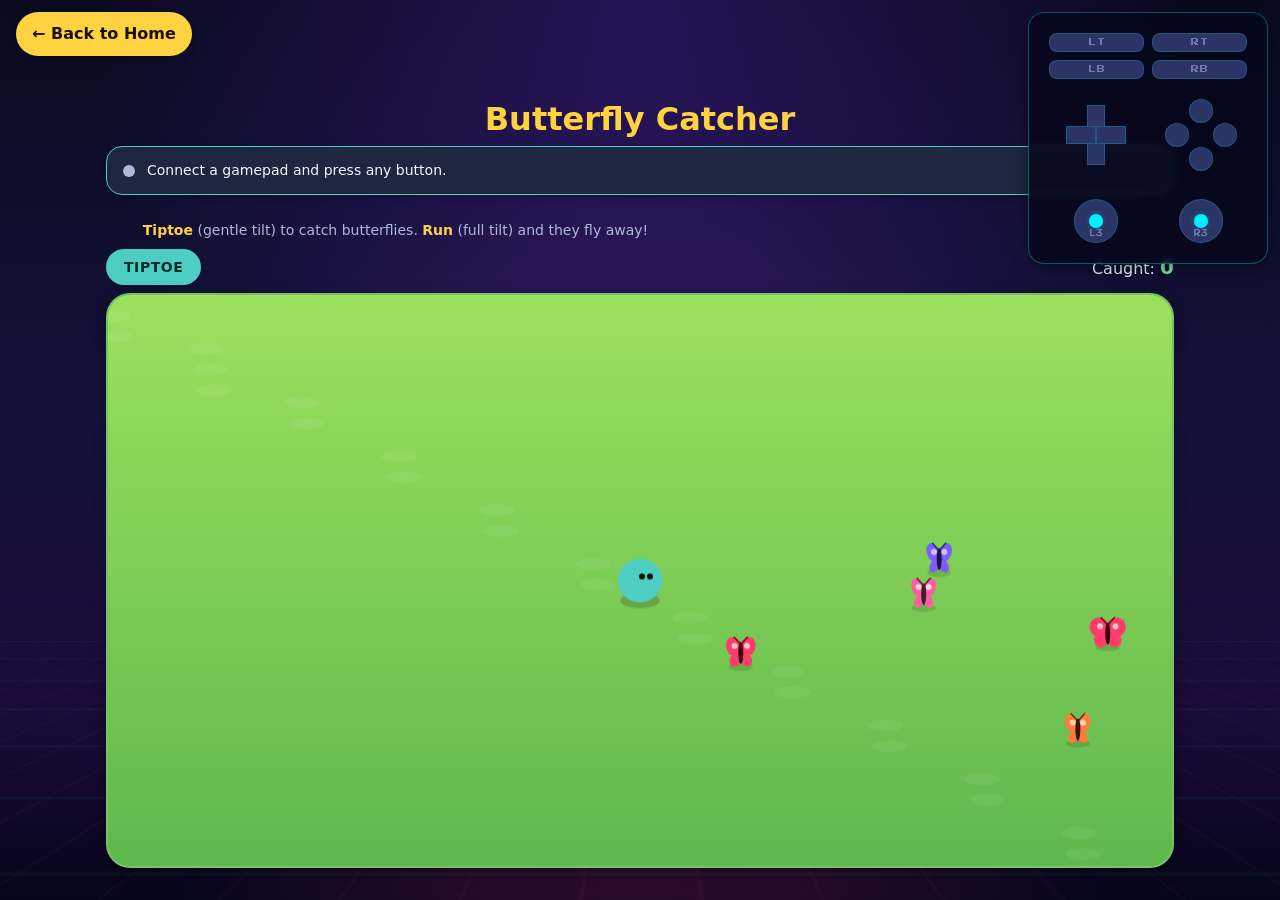
<file: games/butterfly-catcher/index.html>
<!DOCTYPE html>
<html lang="en">
  <head>
    <meta charset="UTF-8" />
    <meta name="viewport" content="width=device-width, initial-scale=1.0" />
    <title>Butterfly Catcher — Gamepad Academy</title>
    <link rel="stylesheet" href="../../shared/styles.css" />
    <link rel="stylesheet" href="../../shared/retro.css" />
    <style>
      /* Game-local styles ONLY (shared/styles.css is not edited per task rules). */
      /* NO-SCROLL: stage fills the viewport as a column; canvas wrap flexes to
         fill the remaining space (flex: 1 1 auto; min-height: 0) so the title,
         banner, instructions, HUD, and canvas all fit inside 100vh. */
      html,
      body {
        height: 100%;
      }
      body {
        min-height: 100vh;
        display: flex;
        flex-direction: column;
      }
      .back-home-row {
        flex: 0 0 auto;
      }
      .bc-stage {
        display: flex;
        flex-direction: column;
        flex: 1 1 auto;
        min-height: 0;
        gap: var(--space-2);
        align-items: stretch;
      }
      .page__title {
        flex: 0 0 auto;
        margin: 0;
      }
      .gamepad-banner {
        flex: 0 0 auto;
      }
      .bc-hud {
        display: flex;
        flex-wrap: wrap;
        gap: var(--space-2) var(--space-4);
        align-items: center;
        justify-content: space-between;
        flex: 0 0 auto;
      }
      .bc-instructions {
        text-align: center;
        color: var(--c-muted);
        font-size: var(--fs-sm);
        margin: 0;
        flex: 0 0 auto;
      }
      .bc-instructions strong {
        color: var(--c-primary);
      }
      .bc-mode-badge {
        display: inline-flex;
        align-items: center;
        min-height: 36px;
        padding: var(--space-1) var(--space-4);
        border-radius: var(--radius-pill);
        font-weight: 800;
        font-size: var(--fs-sm);
        letter-spacing: 0.04em;
        background-color: var(--c-surface);
        border: 2px solid var(--c-muted);
        color: var(--c-text);
      }
      .bc-mode-badge[data-mode='tiptoe'] {
        background-color: #4ecdc4;
        color: #062b29;
        border-color: #4ecdc4;
      }
      .bc-mode-badge[data-mode='walk'] {
        background-color: #ffd23f;
        color: #1a1200;
        border-color: #ffd23f;
      }
      .bc-mode-badge[data-mode='run'] {
        background-color: #ff6b6b;
        color: #2a0707;
        border-color: #ff6b6b;
      }
      .bc-count {
        font-size: var(--fs-md);
        color: var(--c-text);
      }
      .bc-count strong {
        color: var(--c-success);
        font-size: var(--fs-lg);
      }
      .bc-canvas-wrap {
        position: relative;
        width: 100%;
        flex: 1 1 auto;
        min-height: 0;
        border-radius: var(--radius-lg);
        overflow: hidden;
        box-shadow: var(--shadow-md);
        border: 2px solid rgba(255, 255, 255, 0.15);
        background: #5fb84e;
      }
      #game-canvas {
        display: block;
        width: 100%;
        height: 100%;
        touch-action: none;
      }
      @media (prefers-reduced-motion: reduce) {
        .bc-mode-badge,
        #game-canvas {
          transition: none;
        }
      }
    </style>
  </head>
  <body>
    <div class="back-home-row">
      <a class="back-home" href="../../index.html">&larr; Back to Home</a>
    </div>

    <main class="page bc-stage">
      <h1 class="page__title">Butterfly Catcher</h1>

      <div class="gamepad-banner" role="status" aria-live="polite">
        <span class="gamepad-banner__dot" aria-hidden="true"></span>
        <span id="banner-text">No controller — use the keyboard (WASD / Arrows = left stick).</span>
      </div>

      <p class="bc-instructions">
        <strong>Tiptoe</strong> (gentle tilt) to catch butterflies.
        <strong>Run</strong> (full tilt) and they fly away!
      </p>

      <div class="bc-hud">
        <span class="bc-mode-badge" id="mode-badge" data-mode="tiptoe">TIPTOE</span>
        <span class="bc-count">Caught: <strong id="catch-count">0</strong></span>
      </div>

      <div class="bc-canvas-wrap">
        <canvas id="game-canvas" aria-label="Butterfly catcher field"></canvas>
      </div>
    </main>

    <script type="module" src="game.js"></script>
  </body>
</html>
</file>
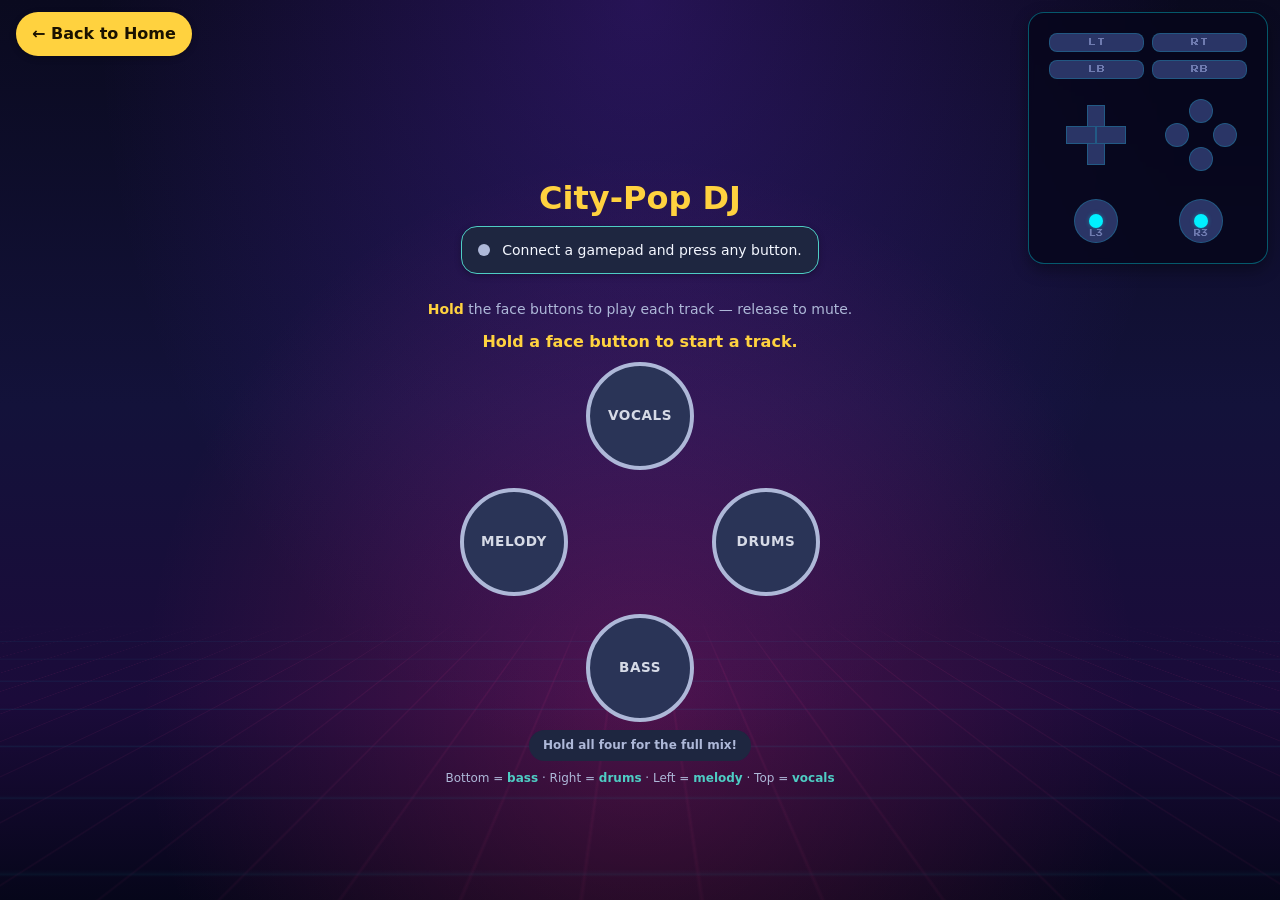
<file: games/city-pop-dj/index.html>
<!DOCTYPE html>
<html lang="en">
  <head>
    <meta charset="UTF-8" />
    <meta name="viewport" content="width=device-width, initial-scale=1.0" />
    <title>City-Pop DJ — Gamepad Academy</title>
    <link rel="stylesheet" href="../../shared/styles.css" />
    <link rel="stylesheet" href="../../shared/retro.css" />
    <style>
      /* Game-local styles ONLY (shared/styles.css is not edited per task rules). */
      /* No-scroll layout: stage fills the viewport with zero overflow. */
      html,
      body {
        height: 100%;
      }
      body {
        display: flex;
        flex-direction: column;
      }
      .back-home-row {
        flex: 0 0 auto;
      }
      .dj-stage {
        display: flex;
        flex-direction: column;
        flex: 1 1 auto;
        min-height: 0;
        gap: var(--space-2);
        align-items: center;
        justify-content: center;
      }
      .page__title {
        margin: 0;
      }
      .dj-instructions {
        text-align: center;
        color: var(--c-muted);
        font-size: var(--fs-sm);
        max-width: 60ch;
        margin: 0;
      }
      .dj-instructions strong {
        color: var(--c-primary);
      }
      #status {
        min-height: 1.25em;
        text-align: center;
        font-size: var(--fs-md);
        font-weight: 700;
        color: var(--c-primary);
      }
      #pad-host {
        /* Enlarge the 80x80 face-glyph into a big, readable mixing-desk diamond. */
        display: flex;
        justify-content: center;
        align-items: center;
        padding: 0;
        flex: 0 1 auto;
        min-height: 0;
      }
      #pad-host .face-glyph {
        width: min(56vmin, 360px);
        height: min(56vmin, 360px);
      }
      #pad-host .face-glyph__pad {
        width: 30%;
        height: 30%;
        font-size: clamp(1.1rem, 3.4vw, 1.8rem);
        border-width: 4px;
        cursor: pointer;
        flex-direction: column;
        gap: 2px;
      }
      /* Track name badge rendered inside each pad. */
      #pad-host .face-glyph__pad::after {
        content: attr(data-track);
        display: block;
        font-size: clamp(0.6rem, 1.8vw, 0.85rem);
        font-weight: 600;
        text-transform: uppercase;
        letter-spacing: 0.04em;
        opacity: 0.85;
      }
      /* Lit (held) pad — track is playing. */
      #pad-host .face-glyph__pad.dj-pad--lit {
        background-color: var(--c-accent);
        border-color: var(--c-accent);
        color: #062b29;
        box-shadow: 0 0 24px 6px rgba(78, 205, 196, 0.6);
      }
      /* Full-mix celebration banner. */
      .full-mix {
        padding: var(--space-1) var(--space-3);
        border-radius: var(--radius-pill);
        background-color: var(--c-surface);
        color: var(--c-muted);
        font-weight: 700;
        font-size: var(--fs-xs);
        border: 2px solid transparent;
        transition:
          background-color var(--transition-base),
          color var(--transition-base),
          border-color var(--transition-base),
          box-shadow var(--transition-base);
      }
      .full-mix.is-full {
        background-color: var(--c-primary);
        color: #1a1200;
        border-color: var(--c-primary);
        box-shadow: 0 0 18px 4px rgba(255, 210, 63, 0.5);
      }
      .dj-chord-hint {
        text-align: center;
        color: var(--c-muted);
        font-size: var(--fs-xs);
        margin: 0;
      }
      .dj-chord-hint strong {
        color: var(--c-accent);
      }
      @media (prefers-reduced-motion: reduce) {
        #pad-host .face-glyph__pad {
          transition: none;
        }
      }
    </style>
  </head>
  <body>
    <div class="back-home-row">
      <a class="back-home" href="../../index.html">← Back to Home</a>
    </div>

    <main class="page dj-stage">
      <h1 class="page__title">City-Pop DJ</h1>

      <div class="gamepad-banner" role="status" aria-live="polite">
        <span class="gamepad-banner__dot" aria-hidden="true"></span>
        <span id="banner-text">No controller — use the keyboard (WASD = face buttons).</span>
      </div>

      <p class="dj-instructions">
        <strong>Hold</strong> the face buttons to play each track — release to mute.
      </p>

      <div id="status" role="status" aria-live="polite">Hold a face button to start a track.</div>

      <div id="pad-host" aria-label="Mixing-desk pads"></div>

      <div class="full-mix" id="full-mix">Hold all four for the full mix!</div>

      <p class="dj-chord-hint">
        Bottom = <strong>bass</strong> · Right = <strong>drums</strong> ·
        Left = <strong>melody</strong> · Top = <strong>vocals</strong>
      </p>
    </main>

    <script type="module" src="game.js"></script>
  </body>
</html>
</file>
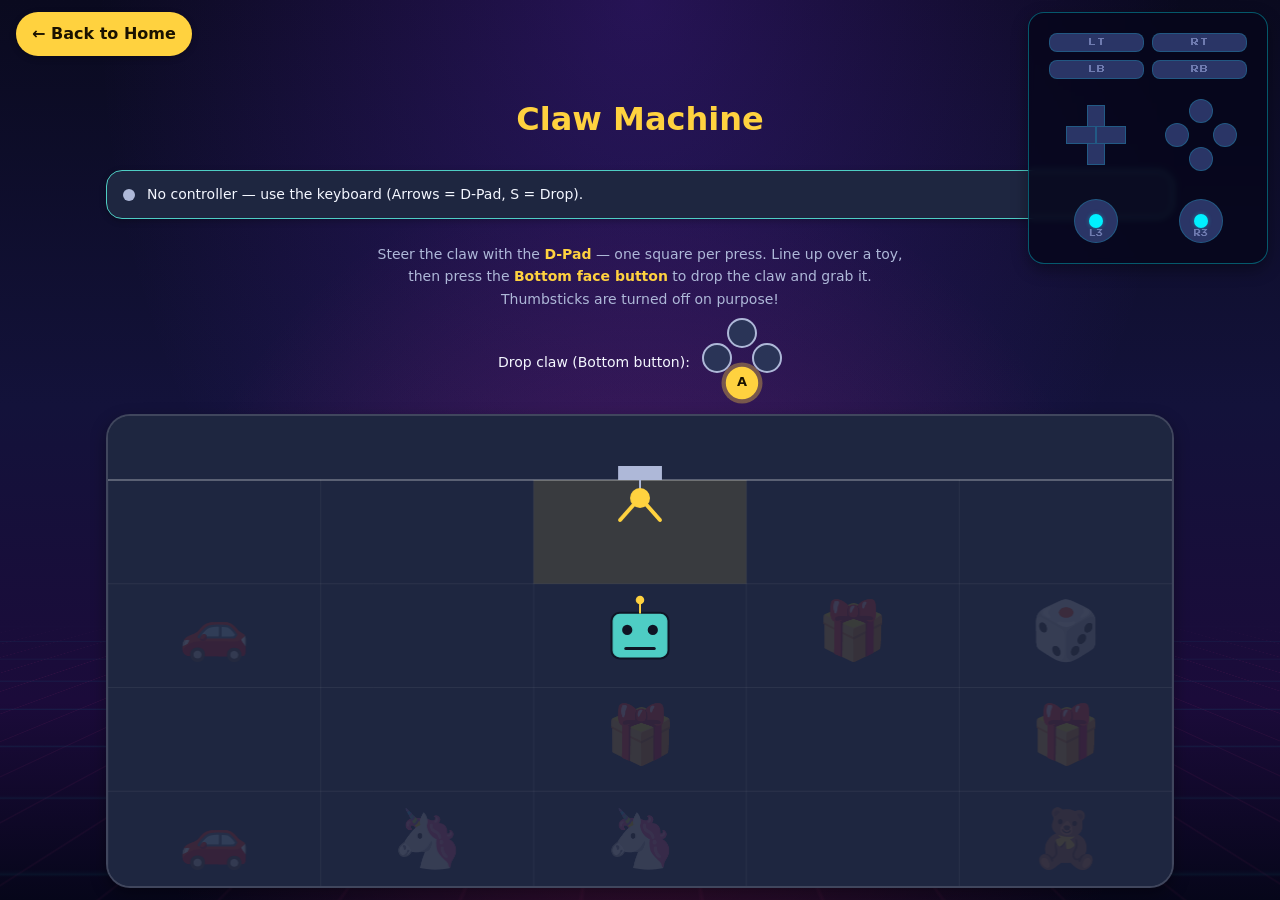
<file: games/claw-machine/index.html>
<!DOCTYPE html>
<html lang="en">
  <head>
    <meta charset="UTF-8" />
    <meta name="viewport" content="width=device-width, initial-scale=1.0" />
    <title>Claw Machine — Gamepad Academy</title>
    <link rel="stylesheet" href="../../shared/styles.css" />
    <link rel="stylesheet" href="../../shared/retro.css" />
    <style>
      /* Game-local styles ONLY (shared/styles.css is not edited per task rules). */
      html,
      body {
        height: 100%;
      }
      body {
        min-height: 100vh;
        display: flex;
        flex-direction: column;
        overflow: hidden;
      }
      .back-home-row {
        flex: 0 0 auto;
      }
      .claw-stage {
        flex: 1 1 auto;
        display: flex;
        flex-direction: column;
        gap: var(--space-2);
        align-items: stretch;
        min-height: 0;
        padding-bottom: var(--space-3);
      }
      .claw-instructions {
        text-align: center;
        color: var(--c-muted);
        font-size: var(--fs-sm);
        max-width: 60ch;
        margin-inline: auto;
      }
      .claw-instructions strong {
        color: var(--c-primary);
      }
      .prompt-row {
        display: flex;
        justify-content: center;
        align-items: center;
        gap: var(--space-3);
        flex-wrap: wrap;
      }
      .prompt-row__label {
        font-size: var(--fs-sm);
        color: var(--c-text);
      }
      .claw-canvas-wrap {
        position: relative;
        flex: 1 1 auto;
        min-height: 0;
        width: 100%;
        border-radius: var(--radius-lg);
        overflow: hidden;
        box-shadow: var(--shadow-md);
        border: 2px solid rgba(255, 255, 255, 0.15);
        background-color: var(--c-surface);
      }
      #claw-canvas {
        width: 100%;
        height: 100%;
        display: block;
        touch-action: none;
      }
      @media (prefers-reduced-motion: reduce) {
        .claw-canvas-wrap {
          transition: none;
        }
      }
    </style>
  </head>
  <body>
    <div class="back-home-row">
      <a class="back-home" href="../../index.html">← Back to Home</a>
    </div>

    <main class="page claw-stage">
      <h1 class="page__title">Claw Machine</h1>

      <div class="gamepad-banner" role="status" aria-live="polite">
        <span class="gamepad-banner__dot" aria-hidden="true"></span>
        <span id="banner-text">No controller — use the keyboard (Arrows = D-Pad, S = Drop).</span>
      </div>

      <p class="claw-instructions">
        Steer the claw with the <strong>D-Pad</strong> — one square per press.
        Line up over a toy, then press the <strong>Bottom face button</strong>
        to drop the claw and grab it. Thumbsticks are turned off on purpose!
      </p>

      <div class="prompt-row">
        <span class="prompt-row__label">Drop claw (Bottom button):</span>
        <span id="prompt-glyph" aria-hidden="true"></span>
      </div>

      <div class="claw-canvas-wrap">
        <canvas id="claw-canvas" aria-label="Claw machine play area"></canvas>
      </div>
    </main>

    <script type="module" src="game.js"></script>
  </body>
</html>
</file>
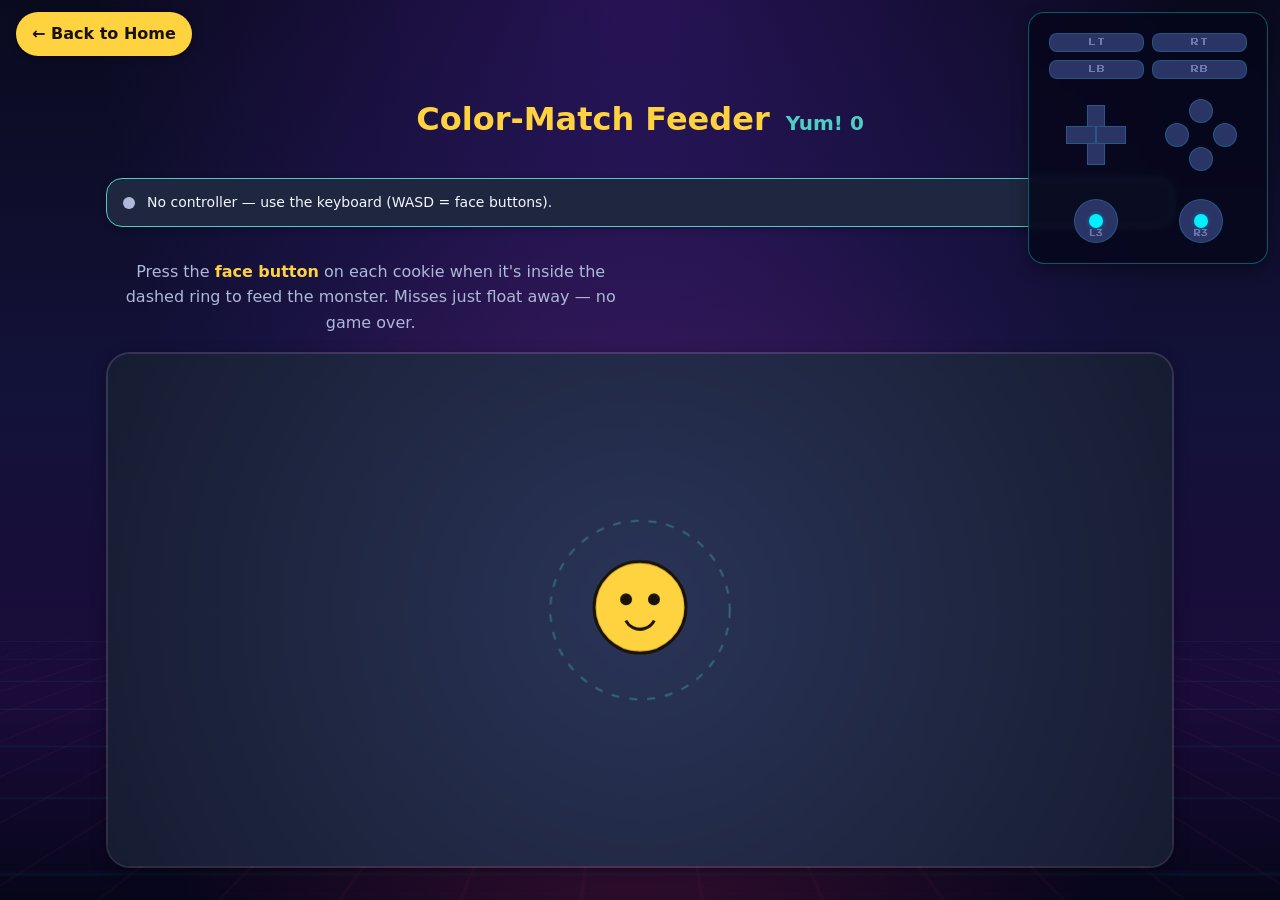
<file: games/color-match-feeder/index.html>
<!DOCTYPE html>
<html lang="en">
  <head>
    <meta charset="UTF-8" />
    <meta name="viewport" content="width=device-width, initial-scale=1.0" />
    <title>Color-Match Feeder — Gamepad Academy</title>
    <link rel="stylesheet" href="../../shared/styles.css" />
    <link rel="stylesheet" href="../../shared/retro.css" />
    <style>
      /* Game-local styles ONLY (shared/styles.css is not edited per task rules). */
      .feeder-stage {
        display: flex;
        flex-direction: column;
        gap: var(--space-4);
        align-items: stretch;
      }
      .feeder-header {
        display: flex;
        align-items: baseline;
        justify-content: center;
        gap: var(--space-4);
        flex-wrap: wrap;
      }
      .feeder-header__yum {
        font-size: var(--fs-lg);
        font-weight: 700;
        color: var(--c-accent);
      }
      .feeder-instructions {
        text-align: center;
        color: var(--c-muted);
        font-size: var(--fs-md);
        max-width: 52ch;
      }
      .feeder-instructions strong {
        color: var(--c-primary);
      }
      #stage {
        width: 100%;
        flex: 1 1 auto;
        min-height: 0;
        border-radius: var(--radius-lg);
        box-shadow: var(--shadow-md);
        border: 2px solid rgba(255, 255, 255, 0.15);
        touch-action: none;
      }
      @media (prefers-reduced-motion: reduce) {
        #stage {
          transition: none;
        }
      }
    </style>
  </head>
  <body>
    <div class="back-home-row">
      <a class="back-home" href="../../index.html">← Back to Home</a>
    </div>

    <main class="page feeder-stage">
      <div class="feeder-header">
        <h1 class="page__title">Color-Match Feeder</h1>
        <span class="feeder-header__yum">Yum! <span id="yum-count">0</span></span>
      </div>

      <div class="gamepad-banner" role="status" aria-live="polite">
        <span class="gamepad-banner__dot" aria-hidden="true"></span>
        <span id="banner-text">No controller — use the keyboard (WASD = face buttons).</span>
      </div>

      <p class="feeder-instructions">
        Press the <strong>face button</strong> on each cookie when it's inside
        the dashed ring to feed the monster. Misses just float away — no game
        over.
      </p>

      <canvas id="stage" aria-label="Color-Match Feeder play area"></canvas>
    </main>

    <script type="module" src="game.js"></script>
  </body>
</html>
</file>
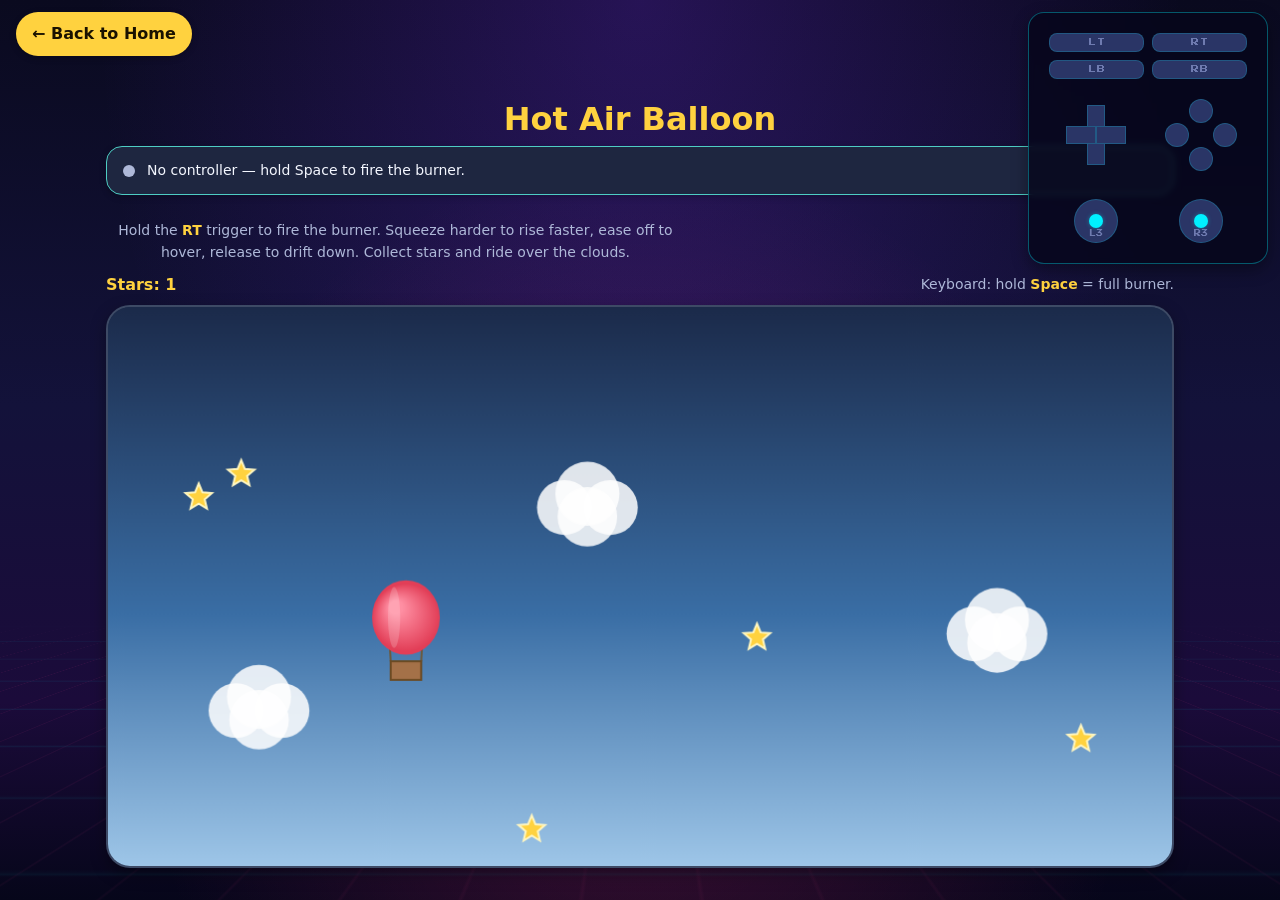
<file: games/hot-air-balloon/index.html>
<!DOCTYPE html>
<html lang="en">
  <head>
    <meta charset="UTF-8" />
    <meta name="viewport" content="width=device-width, initial-scale=1.0" />
    <title>Hot Air Balloon — Gamepad Academy</title>
    <link rel="stylesheet" href="../../shared/styles.css" />
    <link rel="stylesheet" href="../../shared/retro.css" />
    <style>
      html,
      body {
        height: 100%;
      }
      body {
        display: flex;
        flex-direction: column;
        min-height: 100vh;
        overflow: hidden;
      }
      .balloon-stage {
        display: flex;
        flex-direction: column;
        gap: var(--space-2);
        align-items: stretch;
        flex: 1 1 auto;
        min-height: 0;
      }
      .page__title {
        margin: 0;
      }
      .balloon-instructions {
        text-align: center;
        color: var(--c-muted);
        font-size: var(--fs-sm);
        margin: 0;
      }
      .balloon-instructions strong {
        color: var(--c-primary);
      }
      .balloon-score-row {
        display: flex;
        justify-content: space-between;
        align-items: center;
        gap: var(--space-3);
        margin: 0;
      }
      .balloon-score {
        font-size: var(--fs-md);
        font-weight: 800;
        color: var(--c-primary);
      }
      #game-canvas {
        width: 100%;
        flex: 1 1 auto;
        min-height: 0;
        border-radius: var(--radius-lg);
        box-shadow: var(--shadow-md);
        background-color: #1b2a4a;
        border: 2px solid rgba(255, 255, 255, 0.15);
        display: block;
      }
      @media (prefers-reduced-motion: reduce) {
        #game-canvas {
          transition: none;
        }
      }
    </style>
  </head>
  <body>
    <div class="back-home-row">
      <a class="back-home" href="../../index.html">&larr; Back to Home</a>
    </div>

    <main class="page balloon-stage">
      <h1 class="page__title">Hot Air Balloon</h1>

      <div class="gamepad-banner" role="status" aria-live="polite">
        <span class="gamepad-banner__dot" aria-hidden="true"></span>
        <span id="banner-text">No controller — hold Space to fire the burner.</span>
      </div>

      <p class="balloon-instructions">
        Hold the <strong id="trigger-label">RT</strong> trigger to fire the burner.
        Squeeze harder to rise faster, ease off to hover, release to drift down.
        Collect stars and ride over the clouds.
      </p>

      <div class="balloon-score-row">
        <span class="balloon-score">Stars: <span id="score">0</span></span>
        <span class="balloon-instructions">Keyboard: hold <strong>Space</strong> = full burner.</span>
      </div>

      <canvas id="game-canvas" aria-label="Hot air balloon play area"></canvas>
    </main>

    <script type="module" src="game.js"></script>
  </body>
</html>
</file>
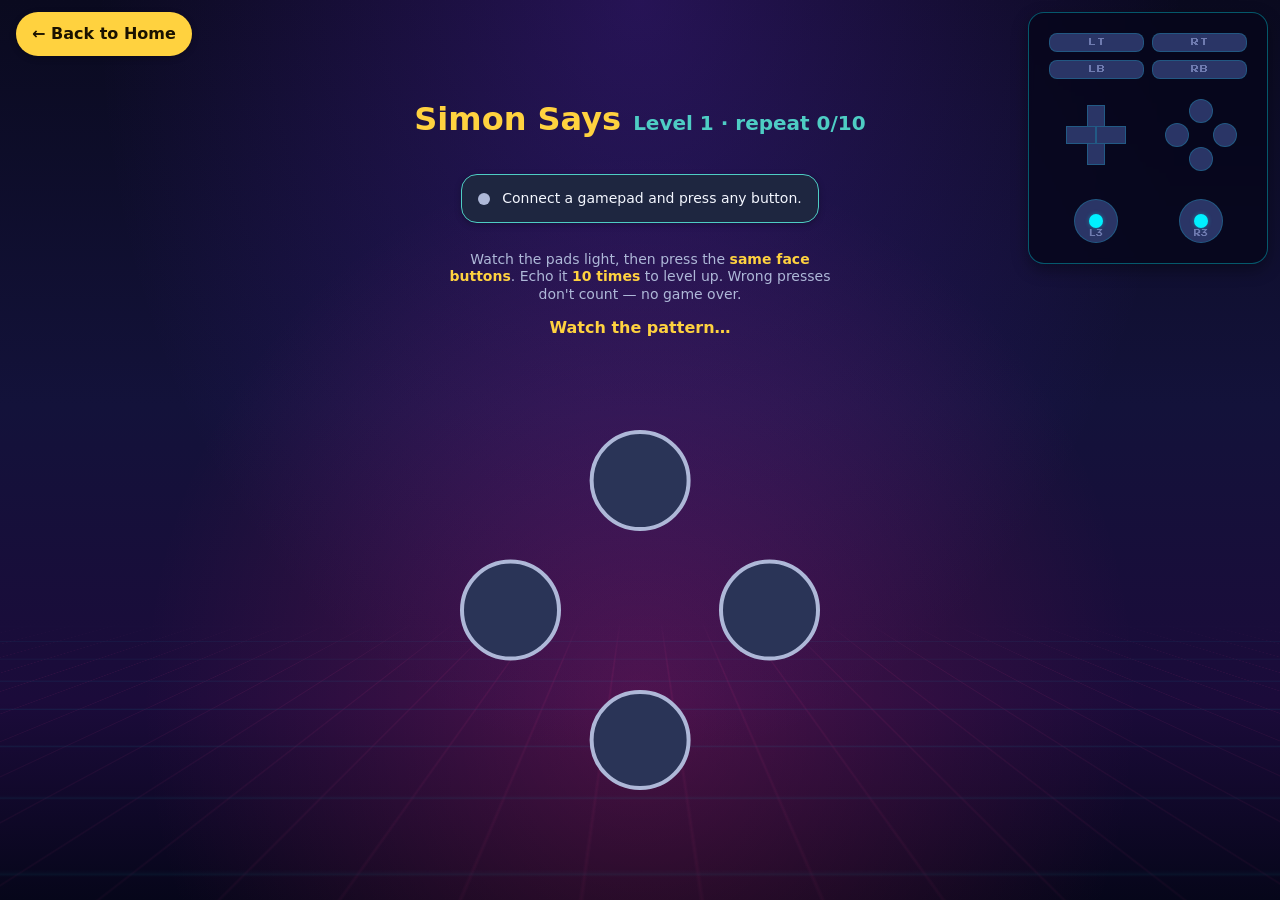
<file: games/simon-says/index.html>
<!DOCTYPE html>
<html lang="en">
  <head>
    <meta charset="UTF-8" />
    <meta name="viewport" content="width=device-width, initial-scale=1.0" />
    <title>Simon Says — Gamepad Academy</title>
    <link rel="stylesheet" href="../../shared/styles.css" />
    <link rel="stylesheet" href="../../shared/retro.css" />
    <style>
      /* Game-local styles ONLY (shared/styles.css is not edited per task rules). */
      .simon-stage {
        display: flex;
        flex-direction: column;
        flex: 1 1 auto;
        min-height: 0;
        gap: var(--space-3);
        align-items: center;
      }
      .simon-header {
        display: flex;
        align-items: baseline;
        justify-content: center;
        gap: var(--space-3);
        flex-wrap: wrap;
      }
      .simon-header__level {
        font-size: var(--fs-lg);
        font-weight: 700;
        color: var(--c-accent);
      }
      .simon-instructions {
        text-align: center;
        color: var(--c-muted);
        font-size: var(--fs-sm);
        max-width: 46ch;
        margin: 0;
        line-height: 1.25;
      }
      .simon-instructions strong {
        color: var(--c-primary);
      }
      #status {
        min-height: 1.25em;
        text-align: center;
        font-size: var(--fs-md);
        font-weight: 700;
        color: var(--c-primary);
      }
      #pad-host {
        /* Enlarge the 80x80 face-glyph into a big, tappable diamond. */
        display: flex;
        flex: 1 1 auto;
        min-height: 0;
        justify-content: center;
        align-items: center;
        padding: var(--space-2);
      }
      #pad-host .face-glyph {
        width: min(58vmin, 360px);
        height: min(58vmin, 360px);
      }
      #pad-host .face-glyph__pad {
        width: 28%;
        height: 28%;
        font-size: clamp(1.25rem, 4vw, 2rem);
        border-width: 4px;
        cursor: pointer;
      }
      /* Lit (active) pad during playback or a correct press. */
      #pad-host .face-glyph__pad.pad--lit {
        background-color: var(--c-accent);
        border-color: var(--c-accent);
        box-shadow: 0 0 24px 6px rgba(78, 205, 196, 0.6);
      }
      @media (prefers-reduced-motion: reduce) {
        #pad-host .face-glyph__pad {
          transition: none;
        }
      }
    </style>
  </head>
  <body>
    <div class="back-home-row">
      <a class="back-home" href="../../index.html">← Back to Home</a>
    </div>

    <main class="page simon-stage">
      <div class="simon-header">
        <h1 class="page__title">Simon Says</h1>
        <span class="simon-header__level" id="level">Level 1</span>
      </div>

      <div class="gamepad-banner" role="status" aria-live="polite">
        <span class="gamepad-banner__dot" aria-hidden="true"></span>
        <span id="banner-text">No controller — use the keyboard (WASD = face buttons).</span>
      </div>

      <p class="simon-instructions">
        Watch the pads light, then press the <strong>same face buttons</strong>.
        Echo it <strong>10 times</strong> to level up. Wrong presses don't count — no game over.
      </p>

      <div id="status" role="status" aria-live="polite">Watch the pattern…</div>

      <div id="pad-host" aria-label="Face-button pads"></div>
    </main>

    <script type="module" src="game.js"></script>
  </body>
</html>
</file>
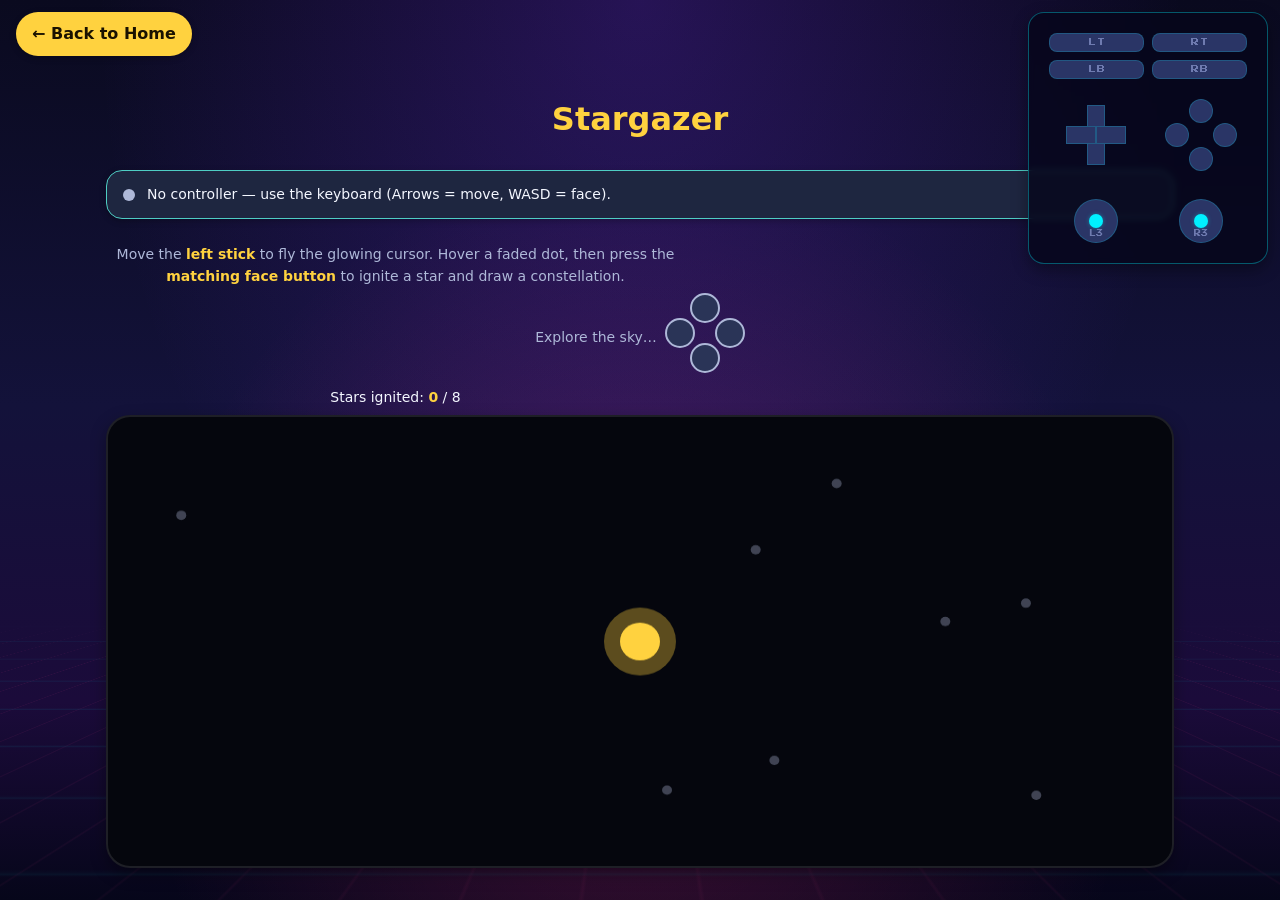
<file: games/stargazer/index.html>
<!DOCTYPE html>
<html lang="en">
  <head>
    <meta charset="UTF-8" />
    <meta name="viewport" content="width=device-width, initial-scale=1.0" />
    <title>Stargazer — Gamepad Academy</title>
    <link rel="stylesheet" href="../../shared/styles.css" />
    <link rel="stylesheet" href="../../shared/retro.css" />
    <style>
      /* Game-local styles ONLY (shared/styles.css is not edited per task rules). */
      .star-stage {
        display: flex;
        flex-direction: column;
        gap: var(--space-2);
        align-items: stretch;
        min-height: 0;
      }
      .star-instructions {
        text-align: center;
        color: var(--c-muted);
        font-size: var(--fs-sm);
        margin: 0;
      }
      .star-instructions strong {
        color: var(--c-primary);
      }
      .star-status {
        text-align: center;
        color: var(--c-text);
        font-size: var(--fs-sm);
        min-height: 1.4em;
        margin: 0;
      }
      .star-status strong {
        color: var(--c-primary);
      }
      .prompt-row {
        display: flex;
        justify-content: center;
        align-items: center;
        gap: var(--space-2);
        min-height: 56px;
      }
      .prompt-row__label {
        font-size: var(--fs-sm);
        color: var(--c-text);
      }
      .prompt-row__label.is-idle {
        color: var(--c-muted);
      }
      #star-canvas {
        width: 100%;
        flex: 1 1 auto;
        min-height: 0;
        border-radius: var(--radius-lg);
        box-shadow: var(--shadow-md);
        background-color: #05060d;
        border: 2px solid rgba(255, 255, 255, 0.1);
        touch-action: none;
      }
      @media (prefers-reduced-motion: reduce) {
        .prompt-row__label {
          transition: none;
        }
      }
    </style>
  </head>
  <body>
    <div class="back-home-row">
      <a class="back-home" href="../../index.html">← Back to Home</a>
    </div>

    <main class="page star-stage">
      <h1 class="page__title">Stargazer</h1>

      <div class="gamepad-banner" role="status" aria-live="polite">
        <span class="gamepad-banner__dot" aria-hidden="true"></span>
        <span id="banner-text">No controller — use the keyboard (Arrows = move, WASD = face).</span>
      </div>

      <p class="star-instructions">
        Move the <strong>left stick</strong> to fly the glowing cursor.
        Hover a faded dot, then press the <strong>matching face button</strong>
        to ignite a star and draw a constellation.
      </p>

      <div class="prompt-row" id="prompt-row">
        <span class="prompt-row__label is-idle" id="prompt-label">Explore the sky…</span>
        <span id="prompt-glyph" aria-hidden="true"></span>
      </div>

      <p class="star-status" id="star-status">Stars ignited: <strong>0</strong></p>

      <canvas id="star-canvas" aria-label="Night sky starfield"></canvas>
    </main>

    <script type="module" src="game.js"></script>
  </body>
</html>
</file>
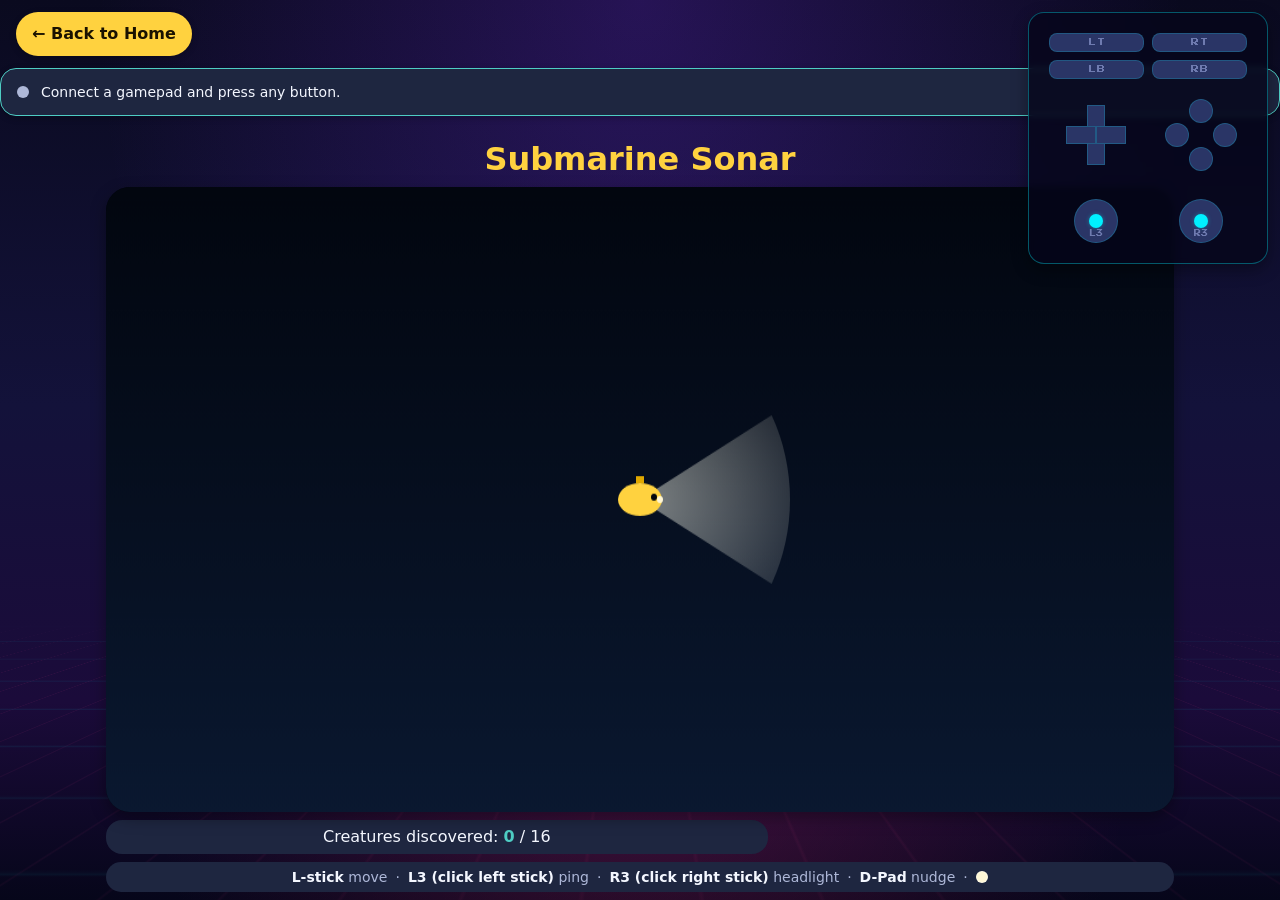
<file: games/submarine-sonar/index.html>
<!DOCTYPE html>
<html lang="en">
  <head>
    <meta charset="UTF-8" />
    <meta name="viewport" content="width=device-width, initial-scale=1.0" />
    <title>Submarine Sonar — Gamepad Academy</title>
    <link rel="stylesheet" href="../../shared/styles.css" />
    <link rel="stylesheet" href="../../shared/retro.css" />
    <style>
      /* Game-local layout. Global look comes from shared/styles.css. */
      .submarine-page {
        flex: 1 1 auto;
        min-height: 0;
        display: flex;
        flex-direction: column;
        max-width: 1100px;
        width: 100%;
        margin: 0 auto;
        padding: var(--space-2) var(--space-4);
        gap: var(--space-2);
      }
      .submarine-page__title {
        text-align: center;
        margin: 0;
      }
      .submarine-stage {
        position: relative;
        flex: 1 1 auto;
        min-height: 0;
        width: 100%;
        max-height: min(72vh, calc((100vw - 4rem) * 10 / 16));
        border-radius: var(--radius-lg);
        overflow: hidden;
        box-shadow: var(--shadow-md);
        background: #02060f; /* inky deep water; the canvas draws the rest */
      }
      .submarine-stage canvas {
        width: 100%;
        height: 100%;
        display: block;
      }
      .submarine-instructions {
        margin: 0;
        padding: var(--space-1) var(--space-3);
        background-color: var(--c-surface);
        border-radius: var(--radius-md);
        color: var(--c-muted);
        font-size: var(--fs-sm);
        text-align: center;
      }
      .submarine-instructions__compact {
        display: inline-flex;
        flex-wrap: wrap;
        justify-content: center;
        gap: var(--space-2);
      }
      .submarine-instructions__compact strong {
        color: var(--c-text);
      }
      .headlight-readout {
        display: inline-flex;
        align-items: center;
        gap: var(--space-1);
        font-size: var(--fs-sm);
        color: var(--c-muted);
        margin: 0;
      }
      .headlight-readout__swatch {
        display: inline-block;
        width: 0.9em;
        height: 0.9em;
        border-radius: 50%;
        vertical-align: middle;
        border: 1px solid rgba(255, 255, 255, 0.35);
      }
      .discovery-hud {
        margin: 0;
        padding: var(--space-1) var(--space-3);
        background-color: var(--c-surface);
        border-radius: var(--radius-md);
        color: var(--c-text);
        font-size: var(--fs-md);
        text-align: center;
      }
      .discovery-hud strong {
        color: var(--c-accent, #ffd23f);
      }
      @media (prefers-reduced-motion: reduce) {
        .submarine-stage,
        .headlight-readout__swatch {
          transition: none;
        }
      }
    </style>
  </head>
  <body>
    <div class="back-home-row">
      <a class="back-home" href="../../index.html">← Back to Home</a>
    </div>

    <div
      class="gamepad-banner"
      id="banner"
      role="status"
      aria-live="polite"
    >
      <span class="gamepad-banner__dot" aria-hidden="true"></span>
      <span class="gamepad-banner__text" id="banner-text">Waiting for a controller…</span>
    </div>

    <main class="page submarine-page">
      <h1 class="submarine-page__title">Submarine Sonar</h1>

      <div class="submarine-stage">
        <canvas id="game" aria-label="Submarine sonar playfield"></canvas>
      </div>

      <p class="discovery-hud" role="status" aria-live="polite">
        Creatures discovered: <strong id="discovered-count">0</strong> /
        <span id="discovered-total">16</span>
      </p>

      <section class="submarine-instructions" aria-label="Controls">
        <div class="submarine-instructions__compact">
          <span><strong>L-stick</strong> move</span>
          <span>·</span>
          <span><strong id="ping-prompt">L3</strong> ping</span>
          <span>·</span>
          <span><strong id="color-prompt">R3</strong> headlight</span>
          <span>·</span>
          <span><strong>D-Pad</strong> nudge</span>
          <span>·</span>
          <span class="headlight-readout">
            <span
              class="headlight-readout__swatch"
              id="headlight-swatch"
              aria-hidden="true"
            ></span>
          </span>
        </div>
      </section>
    </main>

    <script type="module" src="./game.js"></script>
  </body>
</html>
</file>
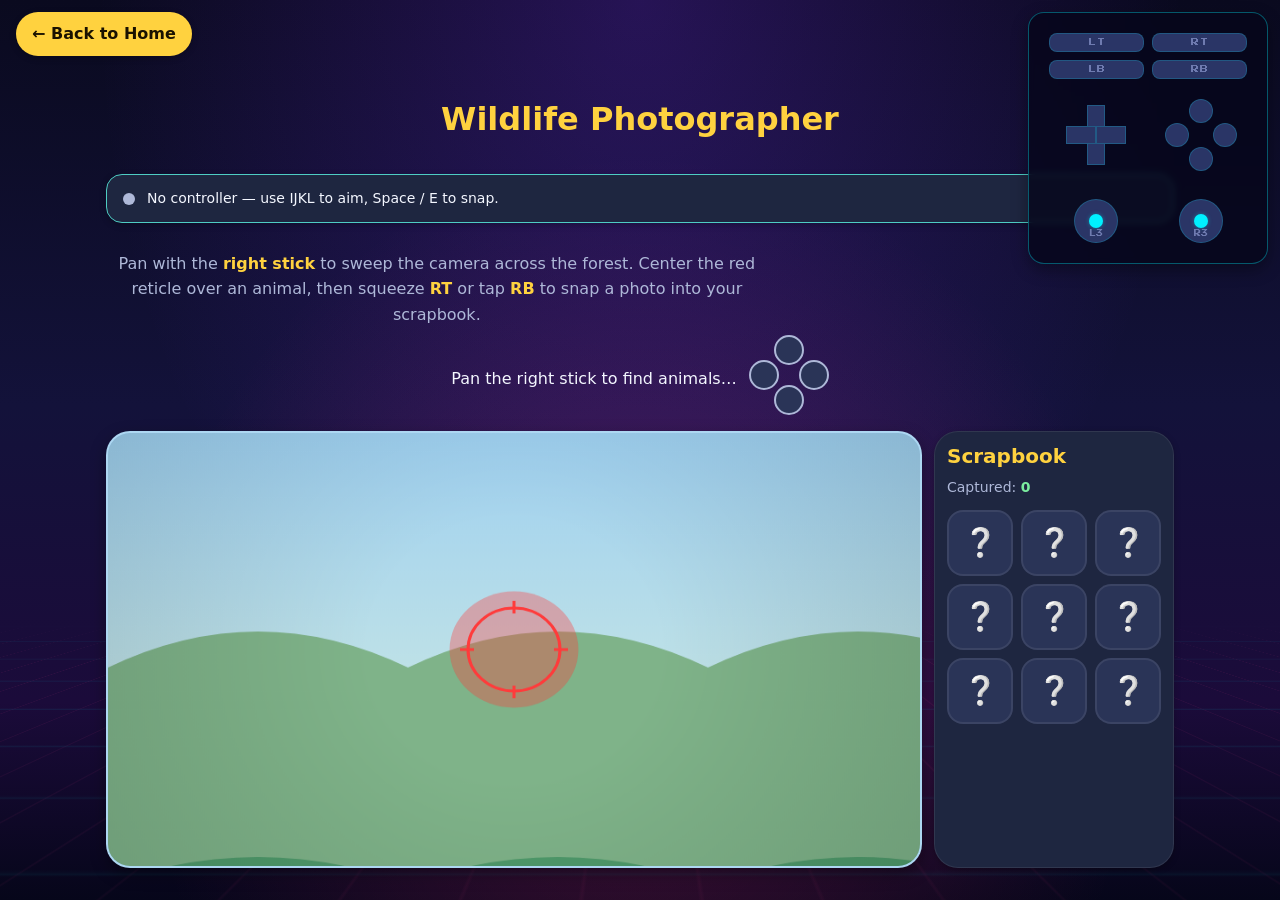
<file: games/wildlife-photographer/index.html>
<!DOCTYPE html>
<html lang="en">
  <head>
    <meta charset="UTF-8" />
    <meta name="viewport" content="width=device-width, initial-scale=1.0" />
    <title>Wildlife Photographer — Gamepad Academy</title>
    <link rel="stylesheet" href="../../shared/styles.css" />
    <link rel="stylesheet" href="../../shared/retro.css" />
    <style>
      /* Game-local styles ONLY (shared/styles.css is not edited per task rules). */
      /*
        NO-SCROLL LAYOUT — fit title + banner + instructions + prompt + the
        side-by-side canvas/scrapbook row inside 100vh with zero page scroll.
        `.page` is flex:1 under body.game-page (set by the shared shell), and
        `.photo-stage` is a column flex that stacks the chrome above a flex:1
        `.photo-layout`. The layout is ALWAYS a 2-column grid row so the
        scrapbook never stacks under the canvas; the scrapbook scrolls
        internally if it overflows.
      */
      .photo-stage {
        display: flex;
        flex-direction: column;
        gap: var(--space-3);
        align-items: stretch;
        min-height: 0;
        flex: 1 1 auto;
      }
      .photo-instructions {
        text-align: center;
        color: var(--c-muted);
        font-size: var(--fs-md);
        margin: 0;
      }
      .photo-instructions strong {
        color: var(--c-primary);
      }
      .photo-layout {
        display: grid;
        grid-template-columns: 1fr minmax(180px, 240px);
        grid-template-rows: minmax(0, 1fr);
        gap: var(--space-3);
        align-items: stretch;
        flex: 1 1 auto;
        min-height: 0;
      }
      #photo-canvas {
        width: 100%;
        height: 100%;
        min-height: 0;
        min-width: 0;
        border-radius: var(--radius-lg);
        box-shadow: var(--shadow-md);
        background-color: #9ed0f0;
        border: 2px solid rgba(255, 255, 255, 0.15);
        touch-action: none;
      }
      .scrapbook {
        background-color: var(--c-surface);
        border: 1px solid rgba(255, 255, 255, 0.08);
        border-radius: var(--radius-lg);
        padding: var(--space-3);
        box-shadow: var(--shadow-sm);
        min-height: 0;
        overflow: auto;
        display: flex;
        flex-direction: column;
      }
      .scrapbook__title {
        font-size: var(--fs-lg);
        color: var(--c-primary);
        margin-bottom: var(--space-2);
      }
      .scrapbook__count {
        color: var(--c-muted);
        font-size: var(--fs-sm);
        margin-bottom: var(--space-3);
      }
      .scrapbook__count strong {
        color: var(--c-success);
      }
      .scrapbook__list {
        display: grid;
        grid-template-columns: repeat(auto-fill, minmax(56px, 1fr));
        gap: var(--space-2);
      }
      .scrapbook__thumb {
        display: flex;
        align-items: center;
        justify-content: center;
        aspect-ratio: 1 / 1;
        border-radius: var(--radius-md);
        background-color: var(--c-surface-raised);
        border: 2px solid rgba(255, 255, 255, 0.08);
        transition:
          background-color var(--transition-fast),
          border-color var(--transition-fast);
      }
      .scrapbook__thumb.is-captured {
        background-color: rgba(123, 237, 159, 0.18);
        border-color: var(--c-success);
      }
      .scrapbook__emoji {
        font-size: 1.75rem;
        line-height: 1;
      }
      .prompt-row {
        display: flex;
        justify-content: center;
        align-items: center;
        gap: var(--space-3);
        min-height: 32px;
      }
      .prompt-row__label {
        font-size: var(--fs-md);
        color: var(--c-text);
      }
      @media (prefers-reduced-motion: reduce) {
        .scrapbook__thumb,
        #photo-canvas {
          transition: none;
        }
      }
    </style>
  </head>
  <body>
    <div class="back-home-row">
      <a class="back-home" href="../../index.html">&larr; Back to Home</a>
    </div>

    <main class="page photo-stage">
      <h1 class="page__title">Wildlife Photographer</h1>

      <div class="gamepad-banner" role="status" aria-live="polite">
        <span class="gamepad-banner__dot" aria-hidden="true"></span>
        <span id="banner-text">No controller — use IJKL to aim, Space / E to snap.</span>
      </div>

      <p class="photo-instructions">
        Pan with the <strong>right stick</strong> to sweep the camera across the forest.
        Center the red reticle over an animal, then squeeze
        <strong id="trigger-label">RT</strong> or tap <strong id="bumper-label">RB</strong>
        to snap a photo into your scrapbook.
      </p>

      <div class="prompt-row">
        <span class="prompt-row__label" id="prompt-label">Pan the right stick to find animals…</span>
        <span id="prompt-glyph" aria-hidden="true"></span>
      </div>

      <div class="photo-layout">
        <canvas id="photo-canvas" aria-label="Forest panorama viewfinder"></canvas>

        <aside class="scrapbook" aria-label="Photo scrapbook">
          <h2 class="scrapbook__title">Scrapbook</h2>
          <p class="scrapbook__count">
            Captured: <strong id="scrapbook-count">0</strong>
          </p>
          <ul class="scrapbook__list" id="scrapbook-list"></ul>
        </aside>
      </div>
    </main>

    <script type="module" src="game.js"></script>
  </body>
</html>
</file>
<file: shared/styles.css>
/*
 * gamepad-academy — global stylesheet
 * Zero-dependency plain CSS. Shared by every page.
 * Audience: a 7-year-old. Large targets, high contrast, zero-stress.
 */

/* ---------------------------------------------------------------------------
 * 1. CSS Reset
 * ------------------------------------------------------------------------- */

*,
*::before,
*::after {
  box-sizing: border-box;
}

* {
  margin: 0;
  padding: 0;
}

html {
  -webkit-text-size-adjust: 100%;
  text-size-adjust: 100%;
}

body {
  min-height: 100vh;
  min-height: 100dvh;
  -webkit-font-smoothing: antialiased;
  text-rendering: optimizeLegibility;
}

img,
picture,
svg,
canvas {
  display: block;
  max-width: 100%;
}

button,
input,
select,
textarea {
  font: inherit;
  color: inherit;
}

button {
  background: none;
  border: none;
  cursor: pointer;
}

a {
  color: inherit;
}

ul,
ol {
  list-style: none;
}

/* ---------------------------------------------------------------------------
 * 2. Design Tokens (custom properties)
 *    Child-friendly, high-contrast palette. AA-ish contrast for text.
 * ------------------------------------------------------------------------- */

:root {
  /* Color palette */
  --c-bg: #0f1424;          /* deep night-sky page background */
  --c-surface: #1e2640;     /* cards / panels sitting on bg */
  --c-surface-raised: #2a3457; /* hover/elevated surface */
  --c-primary: #ffd23f;     /* warm yellow — primary actions / titles */
  --c-accent: #4ecdc4;      /* teal — secondary accent */
  --c-text: #f4f7ff;        /* near-white on dark bg (high contrast) */
  --c-muted: #aeb8d8;       /* dimmer text, still readable on bg/surface */
  --c-success: #7bed9f;     /* soft green — positive feedback */
  --c-danger: #ff6b6b;      /* soft red — never a fail state, only emphasis */

  /* Spacing scale (4px base) */
  --space-1: 0.25rem;
  --space-2: 0.5rem;
  --space-3: 0.75rem;
  --space-4: 1rem;
  --space-5: 1.5rem;
  --space-6: 2rem;
  --space-7: 3rem;

  /* Radii */
  --radius-sm: 0.5rem;
  --radius-md: 1rem;
  --radius-lg: 1.5rem;
  --radius-pill: 9999px;

  /* Font sizes */
  --fs-xs: 0.75rem;
  --fs-sm: 0.875rem;
  --fs-md: 1rem;
  --fs-lg: 1.25rem;
  --fs-xl: 1.5rem;
  --fs-2xl: 2rem;
  --fs-3xl: 3rem;

  /* Shadows */
  --shadow-sm: 0 2px 6px rgba(0, 0, 0, 0.25);
  --shadow-md: 0 6px 16px rgba(0, 0, 0, 0.35);
  --shadow-lg: 0 12px 28px rgba(0, 0, 0, 0.45);

  /* Motion */
  --transition-fast: 120ms ease;
  --transition-base: 200ms ease;

  /* Focus ring */
  --focus-outline: 4px solid var(--c-primary);
  --focus-outline-offset: 3px;
}

/* ---------------------------------------------------------------------------
 * 3. Base body
 * ------------------------------------------------------------------------- */

body {
  font-family:
    system-ui,
    -apple-system,
    'Segoe UI',
    Roboto,
    'Helvetica Neue',
    Arial,
    'Noto Sans',
    sans-serif;
  font-size: var(--fs-md);
  line-height: 1.6;
  color: var(--c-text);
  background-color: var(--c-bg);
}

h1,
h2,
h3 {
  line-height: 1.2;
  color: var(--c-primary);
  font-weight: 800;
}

h1 {
  font-size: var(--fs-2xl);
}

h2 {
  font-size: var(--fs-xl);
}

p {
  max-width: 65ch;
}

/* ---------------------------------------------------------------------------
 * 4. Accessibility — focus + reduced motion
 * ------------------------------------------------------------------------- */

:focus-visible {
  outline: var(--focus-outline);
  outline-offset: var(--focus-outline-offset);
  border-radius: var(--radius-sm);
}

/* Never strip focus; make it obvious on every interactive element. */
.card:focus-visible,
.back-home:focus-visible,
button:focus-visible,
[tabindex]:focus-visible,
a:focus-visible {
  outline: var(--focus-outline);
  outline-offset: var(--focus-outline-offset);
}

@media (prefers-reduced-motion: reduce) {
  *,
  *::before,
  *::after {
    animation-duration: 0.001ms !important;
    animation-iteration-count: 1 !important;
    transition-duration: 0.001ms !important;
    scroll-behavior: auto !important;
  }
}

/* ---------------------------------------------------------------------------
 * 5. Layout helpers
 * ------------------------------------------------------------------------- */

.page {
  width: 100%;
  max-width: 1100px;
  margin-inline: auto;
  padding: var(--space-6) var(--space-4);
}

.page__title {
  margin-bottom: var(--space-5);
  text-align: center;
}

/* Homepage logo — constrain the SVG (intrinsic ~661px) to a tasteful size. */
.page__title img {
  width: clamp(8rem, 24vw, 11rem);
  height: auto;
  margin-inline: auto;
  margin-bottom: var(--space-3);
}

.sr-only {
  position: absolute;
  width: 1px;
  height: 1px;
  padding: 0;
  margin: -1px;
  overflow: hidden;
  clip: rect(0, 0, 0, 0);
  white-space: nowrap;
  border: 0;
}

/* ---------------------------------------------------------------------------
 * 6. Card grid + cards (homepage game cards)
 * ------------------------------------------------------------------------- */

.card-grid {
  display: grid;
  grid-template-columns: repeat(auto-fit, minmax(220px, 1fr));
  gap: var(--space-4);
  padding: var(--space-4) 0;
}

.card {
  display: block;
  min-height: 88px;
  padding: var(--space-5);
  background-color: var(--c-surface);
  color: var(--c-text);
  text-decoration: none;
  border-radius: var(--radius-lg);
  box-shadow: var(--shadow-sm);
  border: 2px solid transparent;
  transition:
    transform var(--transition-base),
    box-shadow var(--transition-base),
    border-color var(--transition-base);
}

.card:hover {
  transform: translateY(-4px);
  box-shadow: var(--shadow-md);
  border-color: var(--c-accent);
}

.card:active {
  transform: translateY(-1px);
}

.card__title {
  display: block;
  margin-bottom: var(--space-2);
  font-size: var(--fs-lg);
  font-weight: 800;
  color: var(--c-primary);
  text-decoration: none;
}

.card__desc {
  color: var(--c-muted);
  font-size: var(--fs-sm);
}

/* ---------------------------------------------------------------------------
 * 7. Back to Home button — always visible, large target
 * ------------------------------------------------------------------------- */

.back-home {
  position: sticky;
  top: var(--space-3);
  left: var(--space-3);
  z-index: 50;
  display: inline-flex;
  align-items: center;
  gap: var(--space-2);
  min-height: 44px;
  padding: var(--space-2) var(--space-4);
  background-color: var(--c-primary);
  color: #1a1200;
  font-weight: 700;
  font-size: var(--fs-md);
  text-decoration: none;
  border-radius: var(--radius-pill);
  box-shadow: var(--shadow-sm);
  transition:
    transform var(--transition-fast),
    box-shadow var(--transition-fast);
}

.back-home:hover {
  transform: translateY(-2px);
  box-shadow: var(--shadow-md);
}

.back-home:active {
  transform: translateY(0);
}

/* Sticky wrapper so the button can sit at top-left of the page. */
.back-home-row {
  position: sticky;
  top: 0;
  z-index: 50;
  padding: var(--space-3) var(--space-4);
}

/* ---------------------------------------------------------------------------
 * 8. Gamepad connection banner — non-blocking hint
 * ------------------------------------------------------------------------- */

.gamepad-banner {
  display: flex;
  align-items: center;
  gap: var(--space-3);
  padding: var(--space-3) var(--space-4);
  margin: 0 0 var(--space-4);
  background-color: var(--c-surface);
  border: 1px solid var(--c-accent);
  border-radius: var(--radius-md);
  color: var(--c-text);
  font-size: var(--fs-sm);
  box-shadow: var(--shadow-sm);
}

.gamepad-banner__dot {
  flex: 0 0 auto;
  width: 12px;
  height: 12px;
  border-radius: 50%;
  background-color: var(--c-muted);
}

.gamepad-banner.is-connected .gamepad-banner__dot {
  background-color: var(--c-success);
}

.gamepad-banner.is-connected {
  border-color: var(--c-success);
}

/* ---------------------------------------------------------------------------
 * 9. Face-button glyph (positional diamond)
 *    DOM produced by shared/glyph.js (later task). Styles defined here.
 *
 *    Layout: a square relative container with 4 pads arranged in a diamond —
 *    bottom, right, left, top — around a center. The pad carrying
 *    .is-active or [data-active] is filled/highlighted.
 * ------------------------------------------------------------------------- */

.face-glyph {
  position: relative;
  display: inline-block;
  width: 80px;
  height: 80px;
}

.face-glyph__pad {
  position: absolute;
  display: flex;
  align-items: center;
  justify-content: center;
  width: 30px;
  height: 30px;
  border-radius: 50%;
  background-color: var(--c-surface-raised);
  color: var(--c-text);
  font-size: var(--fs-xs);
  font-weight: 700;
  border: 2px solid var(--c-muted);
  transition:
    background-color var(--transition-fast),
    border-color var(--transition-fast),
    transform var(--transition-fast);
}

/* Diamond positions (centered around the 80x80 container). */
.face-glyph__pad--top {
  top: 0;
  left: 50%;
  transform: translateX(-50%);
}

.face-glyph__pad--bottom {
  bottom: 0;
  left: 50%;
  transform: translateX(-50%);
}

.face-glyph__pad--left {
  top: 50%;
  left: 0;
  transform: translateY(-50%);
}

.face-glyph__pad--right {
  top: 50%;
  right: 0;
  transform: translateY(-50%);
}

/* Active state — works via class or attribute, per task spec. */
.face-glyph__pad.is-active,
.face-glyph__pad[data-active] {
  background-color: var(--c-primary);
  color: #1a1200;
  border-color: var(--c-primary);
  box-shadow: 0 0 0 4px rgba(255, 210, 63, 0.35);
}

/* Keep the centering transform on active pads that also translate. */
.face-glyph__pad.is-active.face-glyph__pad--top,
.face-glyph__pad[data-active].face-glyph__pad--top {
  transform: translateX(-50%) scale(1.08);
}

.face-glyph__pad.is-active.face-glyph__pad--bottom,
.face-glyph__pad[data-active].face-glyph__pad--bottom {
  transform: translateX(-50%) scale(1.08);
}

.face-glyph__pad.is-active.face-glyph__pad--left,
.face-glyph__pad[data-active].face-glyph__pad--left {
  transform: translateY(-50%) scale(1.08);
}

.face-glyph__pad.is-active.face-glyph__pad--right,
.face-glyph__pad[data-active].face-glyph__pad--right {
  transform: translateY(-50%) scale(1.08);
}

/* Optional center label slot (e.g., layout name). */
.face-glyph__center {
  position: absolute;
  top: 50%;
  left: 50%;
  transform: translate(-50%, -50%);
  font-size: var(--fs-xs);
  color: var(--c-muted);
  pointer-events: none;
}
</file>
<file: shared/retro.css>
/*
 * gamepad-academy — retro 80's console-launcher theme (homepage overlay)
 * Zero-dependency plain CSS. Loaded IN ADDITION TO shared/styles.css.
 * Inspired by Batocera "Alekfull-NX": dark synthwave bg, CRT scanlines,
 * neon/phosphor glow, focused-card highlight, footer status bar legend.
 *
 * Scope: only ADDS / overrides homepage-specific theme classes. The base
 * reset, tokens, .card, .gamepad-banner, .face-glyph, .back-home from
 * shared/styles.css remain in effect; this file layers the retro look on top.
 *
 * Toggle hooks (body classes):
 *   body.no-crt        → hide the .crt scanline overlay
 *   body.reduce-motion → drop card-focus scale + all animations
 *   @media (prefers-reduced-motion: reduce) does the same automatically.
 */

/* ---------------------------------------------------------------------------
 * 1. Arcade font (local woff2 only — no external URLs)
 * ------------------------------------------------------------------------- */

@font-face {
  font-family: 'Press Start 2P';
  src: url('../assets/fonts/press-start-2p.woff2') format('woff2');
  font-display: swap;
  font-weight: 400;
  font-style: normal;
}

/* ---------------------------------------------------------------------------
 * 2. Retro design tokens (synthwave over deep indigo)
 * ------------------------------------------------------------------------- */

:root {
  /* Neon palette layered on top of the base tokens. */
  --retro-magenta: #ff2e88;
  --retro-cyan: #00f0ff;
  --retro-purple: #7b2ff7;
  --retro-yellow: #ffd23f; /* mirrors --c-primary for warm accents */
  --retro-green: #7bed9f;

  /* Deep indigo background tiers. */
  --retro-bg-0: #0a0a1f; /* near-black indigo */
  --retro-bg-1: #13123a; /* mid indigo */
  --retro-bg-2: #1b0b3a; /* purple indigo */

  /* Dim "inactive phosphor" tone for idle controller parts. */
  --retro-dim: #2a3566;
  --retro-dim-ink: #6f7bb0;

  /* Neon glow shadows (reused everywhere). */
  --retro-glow-cyan: 0 0 8px rgba(0, 240, 255, 0.7), 0 0 18px rgba(0, 240, 255, 0.45);
  --retro-glow-magenta: 0 0 8px rgba(255, 46, 136, 0.7), 0 0 18px rgba(255, 46, 136, 0.45);
  --retro-glow-purple: 0 0 8px rgba(123, 47, 247, 0.7), 0 0 18px rgba(123, 47, 247, 0.45);

  /* Arcade font stack — always paired with a monospace fallback. */
  --font-arcade: 'Press Start 2P', ui-monospace, 'Courier New', monospace;
}

/* ---------------------------------------------------------------------------
 * 3. Homepage shell — synthwave background + perspective grid floor
 *    Applied via .retro-shell on <body> or a top-level wrapper so non-home
 *    pages stay unaffected. Gradients only — no images.
 * ------------------------------------------------------------------------- */

.retro-shell {
  position: relative;
  /* Fixed-height app shell: header + status bar stay put; only the grid scrolls. */
  height: 100vh;
  height: 100dvh;
  display: flex;
  flex-direction: column;
  overflow: hidden;
  color: var(--c-text);
  background-color: var(--retro-bg-0);
  background-image:
    /* Top-down darkening vignette. */
    radial-gradient(ellipse at 50% 0%, rgba(123, 47, 247, 0.25), transparent 60%),
    /* Horizon glow (where the grid floor meets the sky). */
    radial-gradient(ellipse at 50% 78%, rgba(255, 46, 136, 0.22), transparent 55%),
    /* Base vertical gradient: indigo sky → deep purple-black floor. */
    linear-gradient(180deg, var(--retro-bg-0) 0%, var(--retro-bg-1) 45%, var(--retro-bg-2) 78%, #06061a 100%);
  background-attachment: fixed;
}

/* Perspective synthwave grid floor — pure CSS, sits behind content.
   Two pseudo layers (horizontal + vertical lines) converge to a vanishing
   point near 78% viewport height, faking a 3D plane. */
.retro-shell::before {
  content: '';
  position: fixed;
  inset: 0;
  pointer-events: none;
  z-index: 0;
  background-image:
    /* Receding horizontal lines (brighten near horizon). */
    linear-gradient(rgba(0, 240, 255, 0.28) 1px, transparent 1px),
    /* Converging vertical lines (thin magenta). */
    linear-gradient(90deg, rgba(255, 46, 136, 0.22) 1px, transparent 1px);
  background-size: 100% 40px, 40px 100%;
  background-position: 50% 78%;
  /* Perspective: scale the grid so the bottom rows are wider than top rows. */
  transform: perspective(420px) rotateX(62deg) scale(1.6);
  transform-origin: 50% 78%;
  /* Mask so the grid fades out above the horizon and at the very bottom. */
  -webkit-mask-image: linear-gradient(
    180deg,
    transparent 60%,
    rgba(0, 0, 0, 0.65) 72%,
    rgba(0, 0, 0, 0.35) 92%,
    transparent 100%
  );
  mask-image: linear-gradient(
    180deg,
    transparent 60%,
    rgba(0, 0, 0, 0.65) 72%,
    rgba(0, 0, 0, 0.35) 92%,
    transparent 100%
  );
  opacity: 0.6;
  animation: retro-grid-scroll 6s linear infinite;
}

@keyframes retro-grid-scroll {
  from {
    background-position: 50% 78%, 0 0;
  }
  to {
    background-position: 50% 78%, 0 40px;
  }
}

/* Ensure page content sits above the fixed grid layer. */
.retro-shell > * {
  position: relative;
  z-index: 1;
}

/* App-shell content column: stationary header above the scrolling grid. */
.retro-shell .page {
  display: flex;
  flex-direction: column;
  flex: 1 1 auto;
  min-height: 0;
}

.retro-shell .page__title {
  flex: 0 0 auto;
}

/* ---------------------------------------------------------------------------
 * 4. CRT scanline overlay (.crt) — toggle via body.no-crt
 * ------------------------------------------------------------------------- */

.crt {
  position: fixed;
  inset: 0;
  z-index: 40;
  pointer-events: none;
  /* Faint horizontal scanlines. */
  background-image: repeating-linear-gradient(
    0deg,
    rgba(0, 0, 0, 0.28) 0px,
    rgba(0, 0, 0, 0.28) 1px,
    transparent 1px,
    transparent 3px
  );
  /* Soft vignette darkens the corners like a curved CRT. */
  box-shadow: inset 0 0 140px rgba(0, 0, 0, 0.7);
  mix-blend-mode: multiply;
  animation: crt-flicker 5s infinite steps(60);
}

@keyframes crt-flicker {
  0%,
  100% {
    opacity: 0.9;
  }
  48% {
    opacity: 0.86;
  }
  50% {
    opacity: 0.94;
  }
  52% {
    opacity: 0.85;
  }
}

/* Toggle hook: add .no-crt to <body> to disable the overlay entirely. */
body.no-crt .crt {
  display: none;
}

/* Reduced-motion: stop the CRT flicker + grid scroll. */
@media (prefers-reduced-motion: reduce) {
  .crt,
  .retro-shell::before {
    animation: none !important;
  }
}

body.reduce-motion .crt,
body.reduce-motion .retro-shell::before {
  animation: none !important;
}

/* Defensive: [hidden] always hides, even on overlay-style elements. */
[hidden] {
  display: none !important;
}

/* ---------------------------------------------------------------------------
 * 5. Homepage grid + cards
 *    Class names are fixed — other tasks (markup/JS) depend on them exactly.
 * ------------------------------------------------------------------------- */

.home-grid {
  display: grid;
  grid-template-columns: repeat(auto-fill, minmax(220px, 1fr));
  gap: var(--space-5);
  padding: var(--space-5) var(--space-4);
  max-width: 1200px;
  margin-inline: auto;
  /* Only the grid scrolls — fill the .page column and scroll its own overflow. */
  flex: 1 1 auto;
  min-height: 0;
  overflow-y: auto;
}

/* Retro-themed card surface (overrides base .card look for the home shell). */
.retro-shell .card {
  position: relative;
  display: flex;
  flex-direction: column;
  padding: 0;
  overflow: hidden;
  background-color: rgba(19, 18, 58, 0.78);
  border: 2px solid rgba(0, 240, 255, 0.35);
  border-radius: var(--radius-md);
  box-shadow:
    0 0 0 1px rgba(0, 0, 0, 0.4),
    var(--shadow-md);
  transition:
    transform var(--transition-base),
    box-shadow var(--transition-base),
    border-color var(--transition-base);
}

.retro-shell .card:hover {
  border-color: var(--retro-cyan);
  box-shadow:
    0 0 0 1px rgba(0, 0, 0, 0.4),
    var(--retro-glow-cyan),
    var(--shadow-md);
}

/* Fixed-aspect art frame — screenshots live in a 4:3 box and never distort. */
.card__art-frame {
  position: relative;
  display: block;
  aspect-ratio: 4 / 3;
  width: 100%;
  background-color: #050514;
  background-image:
    radial-gradient(ellipse at 50% 35%, rgba(123, 47, 247, 0.25), transparent 65%),
    linear-gradient(135deg, #0a0a1f, #1b0b3a);
  border-bottom: 2px solid rgba(0, 240, 255, 0.35);
  overflow: hidden;
}

/* Subtle phosphor scan inside the art frame (does not affect the image). */
.card__art-frame::after {
  content: '';
  position: absolute;
  inset: 0;
  pointer-events: none;
  background: repeating-linear-gradient(
    0deg,
    rgba(0, 0, 0, 0.18) 0,
    rgba(0, 0, 0, 0.18) 1px,
    transparent 1px,
    transparent 4px
  );
  opacity: 0.5;
}

/* The screenshot itself — CONTAIN, never cover, never stretch. */
.card__art {
  position: relative;
  z-index: 1;
  object-fit: contain;
  width: 100%;
  height: 100%;
  display: block;
}

/* Bottom title bar: semi-transparent overlay, arcade font, high contrast. */
.card__title {
  display: block;
  margin: 0;
  padding: var(--space-3) var(--space-4);
  background-color: rgba(10, 10, 31, 0.82);
  color: var(--retro-cyan);
  font-family: var(--font-arcade);
  font-size: var(--fs-xs);
  line-height: 1.4;
  letter-spacing: 0.5px;
  text-align: center;
  text-shadow: var(--retro-glow-cyan);
  text-decoration: none;
  border-top: 1px solid rgba(0, 240, 255, 0.25);
}

/* "Teaches: …" caption — centered with balanced padding so it isn't flush
   against the title bar and reads as a centered, middle-aligned line. */
.retro-shell .card__desc {
  padding: var(--space-2) var(--space-3) var(--space-3);
  text-align: center;
  color: var(--c-muted);
  font-size: var(--fs-xs);
}

/* Settings tile — distinct accent (magenta + asterisk motif). */
.card--settings {
  border-color: rgba(255, 46, 136, 0.5);
}

.card--settings .card__art-frame {
  background-image:
    radial-gradient(circle at 50% 50%, rgba(255, 46, 136, 0.28), transparent 65%),
    linear-gradient(135deg, #1b0b3a, #2a0a2a);
  border-bottom-color: rgba(255, 46, 136, 0.5);
}

/* CSS-only gear/asterisk motif drawn with two crossed bars + a center pip. */
.card--settings .card__art-frame::before {
  content: '';
  position: absolute;
  top: 50%;
  left: 50%;
  width: 56%;
  aspect-ratio: 1 / 1;
  transform: translate(-50%, -50%);
  background-image:
    linear-gradient(0deg, var(--retro-magenta) 0 14%, transparent 14%),
    linear-gradient(90deg, var(--retro-magenta) 0 14%, transparent 14%),
    linear-gradient(45deg, var(--retro-magenta) 0 10%, transparent 10%),
    linear-gradient(-45deg, var(--retro-magenta) 0 10%, transparent 10%);
  background-position: center;
  background-repeat: no-repeat;
  background-size: 100% 100%;
  filter: drop-shadow(0 0 6px rgba(255, 46, 136, 0.7));
  z-index: 2;
}

.card--settings .card__title {
  color: var(--retro-magenta);
  text-shadow: var(--retro-glow-magenta);
  border-top-color: rgba(255, 46, 136, 0.35);
}

/* Console "focused" state — thick neon border, inner+outer glow, slight scale.
   Triggered by .is-active (JS) or :focus-visible (keyboard). */
.card.is-active,
.retro-shell .card:focus-visible {
  outline: none;
  border-color: var(--retro-magenta);
  transform: scale(1.04);
  box-shadow:
    0 0 0 3px rgba(255, 46, 136, 0.65),
    var(--retro-glow-magenta),
    var(--retro-glow-cyan),
    var(--shadow-lg);
  z-index: 2;
}

.card.is-active .card__title,
.retro-shell .card:focus-visible .card__title {
  color: var(--c-text);
}

/* Reduced-motion: keep the neon border + glow (focus still visible) but drop
   the scale transform. Honors both the media query and the body class. */
@media (prefers-reduced-motion: reduce) {
  .card.is-active,
  .retro-shell .card:focus-visible {
    transform: none;
  }
}

body.reduce-motion .card.is-active,
body.reduce-motion .retro-shell .card:focus-visible {
  transform: none;
}

/* ---------------------------------------------------------------------------
 * 6. Header wordmark — neon glow treatment on logo image + tagline
 * ------------------------------------------------------------------------- */

.page__title {
  text-align: center;
}

.page__title img {
  filter:
    drop-shadow(0 0 6px rgba(0, 240, 255, 0.7))
    drop-shadow(0 0 16px rgba(255, 46, 136, 0.45));
}

.page__title--tagline,
.page__title .tagline,
.retro-tagline {
  display: block;
  margin-top: var(--space-3);
  font-family: var(--font-arcade);
  font-size: var(--fs-xs);
  letter-spacing: 1px;
  color: var(--retro-cyan);
  text-shadow: var(--retro-glow-cyan);
  text-align: center;
}

/* ---------------------------------------------------------------------------
 * 7. Footer status bar — controller-button legend + gamepad pill
 * ------------------------------------------------------------------------- */

.status-bar {
  /* In-flow footer of the app-shell flex column (no longer fixed/overlapping). */
  flex: 0 0 auto;
  z-index: 55;
  display: flex;
  flex-wrap: wrap;
  align-items: center;
  justify-content: space-between;
  gap: var(--space-3);
  min-height: 64px;
  padding: var(--space-2) var(--space-4);
  background-color: rgba(6, 6, 26, 0.92);
  border-top: 2px solid var(--retro-cyan);
  box-shadow: 0 -4px 18px rgba(0, 0, 0, 0.55), var(--retro-glow-cyan);
  backdrop-filter: blur(4px);
}

.status-bar__legend {
  display: flex;
  flex-wrap: wrap;
  align-items: center;
  gap: var(--space-3);
}

/* Legend chip — large readable hit target, arcade font for the button glyph. */
.legend-chip {
  display: inline-flex;
  align-items: center;
  gap: var(--space-2);
  min-height: 44px;
  padding: var(--space-2) var(--space-3);
  background-color: rgba(19, 18, 58, 0.85);
  border: 1px solid rgba(0, 240, 255, 0.4);
  border-radius: var(--radius-pill);
  color: var(--c-text);
  font-size: var(--fs-sm);
}

.legend-chip__key {
  display: inline-flex;
  align-items: center;
  justify-content: center;
  min-width: 32px;
  height: 32px;
  padding: 0 var(--space-2);
  background-color: var(--retro-magenta);
  color: #1a0010;
  font-family: var(--font-arcade);
  font-size: 0.625rem;
  line-height: 1;
  border-radius: var(--radius-sm);
  box-shadow: var(--retro-glow-magenta);
}

.legend-chip__label {
  font-size: var(--fs-sm);
  color: var(--c-text);
}

/* Gamepad connection pill — reuses/extends .gamepad-banner look. */
.status-bar .gamepad-banner {
  margin: 0;
  padding: var(--space-2) var(--space-4);
  background-color: rgba(19, 18, 58, 0.85);
  border-color: var(--retro-dim-ink);
  min-height: 44px;
}

.status-bar .gamepad-banner.is-connected {
  border-color: var(--retro-green);
  box-shadow: 0 0 0 1px rgba(0, 0, 0, 0.4), 0 0 10px rgba(123, 237, 159, 0.5);
}

.status-bar .gamepad-banner.is-connected .gamepad-banner__dot {
  background-color: var(--retro-green);
  box-shadow: 0 0 8px rgba(123, 237, 159, 0.8);
}

/* ---------------------------------------------------------------------------
 * 8. Settings panel — full-screen dim backdrop + centered card
 * ------------------------------------------------------------------------- */

.settings-panel {
  position: fixed;
  inset: 0;
  z-index: 70;
  display: flex;
  align-items: center;
  justify-content: center;
  padding: var(--space-4);
  background-color: rgba(5, 5, 20, 0.82);
  backdrop-filter: blur(4px);
}

.settings-panel__card {
  width: min(560px, 100%);
  max-height: 90vh;
  overflow-y: auto;
  padding: var(--space-5);
  background-color: rgba(19, 18, 58, 0.96);
  border: 2px solid var(--retro-cyan);
  border-radius: var(--radius-lg);
  box-shadow: var(--retro-glow-cyan), var(--shadow-lg);
}

.settings-panel__header {
  display: flex;
  align-items: center;
  justify-content: space-between;
  gap: var(--space-4);
  margin-bottom: var(--space-4);
}

.settings-panel__title {
  margin: 0;
  font-family: var(--font-arcade);
  font-size: var(--fs-sm);
  letter-spacing: 1px;
  color: var(--retro-cyan);
  text-shadow: var(--retro-glow-cyan);
}

/* Close affordance — large tap target. */
.settings-panel__close {
  display: inline-flex;
  align-items: center;
  justify-content: center;
  width: 44px;
  height: 44px;
  border-radius: var(--radius-pill);
  background-color: var(--retro-magenta);
  color: #1a0010;
  font-family: var(--font-arcade);
  font-size: var(--fs-sm);
  line-height: 1;
  box-shadow: var(--retro-glow-magenta);
  transition:
    transform var(--transition-fast),
    box-shadow var(--transition-fast);
}

.settings-panel__close:hover {
  transform: translateY(-1px);
}

.settings-panel__close:focus-visible {
  outline: 3px solid var(--retro-cyan);
  outline-offset: 3px;
}

/* Vertical list of rows. */
.settings-panel__row {
  display: flex;
  align-items: center;
  justify-content: space-between;
  gap: var(--space-4);
  min-height: 56px;
  padding: var(--space-3) var(--space-2);
  border-bottom: 1px solid rgba(0, 240, 255, 0.18);
}

.settings-panel__row:last-child {
  border-bottom: none;
}

.settings-panel__label {
  flex: 1 1 auto;
  color: var(--c-text);
  font-size: var(--fs-md);
}

/* Cycle control — a tappable button that steps through options. */
.settings-panel__cycle {
  display: inline-flex;
  align-items: center;
  gap: var(--space-2);
  min-height: 44px;
  padding: var(--space-2) var(--space-3);
  background-color: rgba(10, 10, 31, 0.8);
  border: 1px solid var(--retro-dim-ink);
  border-radius: var(--radius-pill);
  color: var(--retro-cyan);
  font-family: var(--font-arcade);
  font-size: 0.625rem;
  letter-spacing: 0.5px;
}

.settings-panel__cycle:focus-visible {
  outline: 3px solid var(--retro-magenta);
  outline-offset: 2px;
  border-color: var(--retro-magenta);
}

/* Toggle switch — large thumb, clear on/off. */
.settings-panel__toggle {
  position: relative;
  display: inline-block;
  flex: 0 0 auto;
  width: 64px;
  height: 36px;
  border-radius: var(--radius-pill);
  background-color: var(--retro-dim);
  border: 1px solid var(--retro-dim-ink);
  cursor: pointer;
  transition: background-color var(--transition-base), border-color var(--transition-base);
}

.settings-panel__toggle::after {
  content: '';
  position: absolute;
  top: 50%;
  left: 4px;
  width: 26px;
  height: 26px;
  border-radius: 50%;
  background-color: var(--c-text);
  transform: translateY(-50%);
  transition: transform var(--transition-base), background-color var(--transition-base);
}

.settings-panel__toggle.is-on {
  background-color: var(--retro-magenta);
  border-color: var(--retro-magenta);
  box-shadow: var(--retro-glow-magenta);
}

.settings-panel__toggle.is-on::after {
  left: auto;
  right: 4px;
  background-color: #1a0010;
}

.settings-panel__toggle:focus-visible {
  outline: 3px solid var(--retro-cyan);
  outline-offset: 3px;
}

/* ---------------------------------------------------------------------------
 * 9. Controller overlay — fixed top-right, above .back-home (z-index 60)
 * ------------------------------------------------------------------------- */

.controller-overlay {
  position: fixed;
  top: var(--space-3);
  right: var(--space-3);
  z-index: 60;
  display: block;
  width: clamp(180px, 22vw, 240px);
  padding: var(--space-3);
  background-color: rgba(6, 6, 26, 0.78);
  border: 1px solid rgba(0, 240, 255, 0.35);
  border-radius: var(--radius-md);
  box-shadow: var(--shadow-md);
  backdrop-filter: blur(3px);
}

.controller-overlay__title {
  margin: 0 0 var(--space-2);
  font-family: var(--font-arcade);
  font-size: 0.5625rem;
  letter-spacing: 0.5px;
  color: var(--retro-cyan);
  text-shadow: var(--retro-glow-cyan);
  text-align: center;
}

/* [hidden] defensively hidden — declared globally in §4 but repeated for clarity. */
.controller-overlay[hidden] {
  display: none !important;
}

/* ---------------------------------------------------------------------------
 * 10. Controller glyph schematic (built by shared/controller-glyph.js)
 *     Class names are FIXED — the module emits them exactly. We lay them out
 *     as a compact controller: shoulders top, dpad+face mid, sticks bottom.
 *     Inactive = dim phosphor; .is-active = bright neon fill + glow.
 *     Analog parts (stick-dot translate, trigger opacity) are driven inline by
 *     the module; CSS only provides sensible base sizing.
 * ------------------------------------------------------------------------- */

.controller-glyph {
  position: relative;
  width: 100%;
  display: flex;
  flex-direction: column;
  gap: var(--space-3);
  padding: var(--space-2);
}

/* Base part style: everything is a rounded dim phosphor shape by default. */
.controller-glyph__shoulders,
.controller-glyph__body,
.controller-glyph__sticks,
.controller-glyph__dpad,
.controller-glyph__face,
.controller-glyph__bumper,
.controller-glyph__trigger,
.controller-glyph__stick,
.controller-glyph__stick-click,
.controller-glyph__stick-dot {
  box-sizing: border-box;
}

/* Top shoulder row: triggers + bumpers laid side by side. */
.controller-glyph__shoulders {
  display: grid;
  grid-template-columns: 1fr 1fr;
  gap: var(--space-2);
  width: 100%;
}

/* Bumpers + triggers are horizontal bars. */
.controller-glyph__bumper,
.controller-glyph__trigger {
  display: flex;
  align-items: center;
  justify-content: center;
  min-height: 18px;
  padding: 2px 6px;
  border-radius: var(--radius-sm);
  background-color: var(--retro-dim);
  color: var(--retro-dim-ink);
  font-family: var(--font-arcade);
  font-size: 0.5rem;
  letter-spacing: 0.5px;
  border: 1px solid rgba(0, 240, 255, 0.18);
  transition:
    background-color var(--transition-fast),
    box-shadow var(--transition-fast),
    color var(--transition-fast);
}

.controller-glyph__bumper--left,
.controller-glyph__trigger--left {
  grid-column: 1;
}

.controller-glyph__bumper--right,
.controller-glyph__trigger--right {
  grid-column: 2;
}

/* Stack the bumper row beneath the trigger row by grouping same-column items. */
.controller-glyph__trigger--left {
  grid-row: 1;
}
.controller-glyph__trigger--right {
  grid-row: 1;
}
.controller-glyph__bumper--left {
  grid-row: 2;
}
.controller-glyph__bumper--right {
  grid-row: 2;
}

/* Middle body: dpad on the left, face diamond on the right. */
.controller-glyph__body {
  display: grid;
  grid-template-columns: 1fr 1fr;
  gap: var(--space-3);
  align-items: center;
  justify-items: center;
  padding: var(--space-2) 0;
}

/* D-Pad cross — relative square with 4 arms. */
.controller-glyph__dpad {
  position: relative;
  width: 64px;
  height: 64px;
}

.controller-glyph__dpad-arm {
  position: absolute;
  background-color: var(--retro-dim);
  border: 1px solid rgba(0, 240, 255, 0.2);
  transition:
    background-color var(--transition-fast),
    box-shadow var(--transition-fast);
}

/* Cross arms: vertical bar (up/down) + horizontal bar (left/right). */
.controller-glyph__dpad-arm--up,
.controller-glyph__dpad-arm--down {
  left: 50%;
  width: 18px;
  height: 30px;
  transform: translateX(-50%);
}

.controller-glyph__dpad-arm--up {
  top: 2px;
}
.controller-glyph__dpad-arm--down {
  bottom: 2px;
}

.controller-glyph__dpad-arm--left,
.controller-glyph__dpad-arm--right {
  top: 50%;
  width: 30px;
  height: 18px;
  transform: translateY(-50%);
}

.controller-glyph__dpad-arm--left {
  left: 2px;
}
.controller-glyph__dpad-arm--right {
  right: 2px;
}

/* Face diamond — relative square with 4 pads positioned around center. */
.controller-glyph__face {
  position: relative;
  width: 72px;
  height: 72px;
}

.controller-glyph__pad {
  position: absolute;
  display: flex;
  align-items: center;
  justify-content: center;
  width: 24px;
  height: 24px;
  border-radius: 50%;
  background-color: var(--retro-dim);
  color: var(--retro-dim-ink);
  font-family: var(--font-arcade);
  font-size: 0.5rem;
  border: 1px solid rgba(0, 240, 255, 0.2);
  transition:
    background-color var(--transition-fast),
    box-shadow var(--transition-fast),
    color var(--transition-fast),
    transform var(--transition-fast);
}

/* Diamond positions inside the 72x72 face box. */
.controller-glyph__pad--top {
  top: 0;
  left: 50%;
  transform: translateX(-50%);
}
.controller-glyph__pad--bottom {
  bottom: 0;
  left: 50%;
  transform: translateX(-50%);
}
.controller-glyph__pad--left {
  top: 50%;
  left: 0;
  transform: translateY(-50%);
}
.controller-glyph__pad--right {
  top: 50%;
  right: 0;
  transform: translateY(-50%);
}

/* Bottom stick row — two analog sticks. */
.controller-glyph__sticks {
  display: grid;
  grid-template-columns: 1fr 1fr;
  gap: var(--space-3);
  justify-items: center;
  padding-top: var(--space-2);
}

.controller-glyph__stick {
  position: relative;
  width: 44px;
  height: 44px;
  border-radius: 50%;
  background-color: var(--retro-dim);
  border: 1px solid rgba(0, 240, 255, 0.2);
  transition:
    background-color var(--transition-fast),
    box-shadow var(--transition-fast);
}

/* Inner moving dot — driven by --vec-x/--vec-y/--mag set on the stick by
   controller-glyph.js. left/top % are relative to the 44px stick WELL (the
   dot's offset parent), so the dot center tracks the exact direction and its
   distance from center equals the pressure. translate(-50%, -50%) re-centers
   the dot on that point, keeping the dot center and travel radius aligned
   with the well. 34% ≈ the inner rim (full deflection reaches the edge). */
.controller-glyph__stick-dot {
  position: absolute;
  left: calc(50% + var(--vec-x, 0) * 34%);
  top: calc(50% + var(--vec-y, 0) * 34%);
  width: 14px;
  height: 14px;
  border-radius: 50%;
  background-color: var(--retro-cyan);
  transform: translate(-50%, -50%);
  box-shadow:
    0 0 calc(4px + var(--mag, 0) * 10px)
      rgba(0, 240, 255, calc(0.35 + var(--mag, 0) * 0.5));
  transition: box-shadow var(--transition-fast);
  pointer-events: none;
}

/* Stick-click (L3/R3) indicator — small pip nested inside the stick. */
.controller-glyph__stick-click {
  position: absolute;
  inset: 0;
  display: flex;
  align-items: flex-end;
  justify-content: center;
  padding-bottom: 2px;
  font-family: var(--font-arcade);
  font-size: 0.4375rem;
  color: var(--retro-dim-ink);
  pointer-events: none;
}

/* Active state — digital parts light up brightly (neon fill + glow). */
.controller-glyph__pad.is-active,
.controller-glyph__pad[data-active='true'] {
  background-color: var(--retro-magenta);
  color: #1a0010;
  border-color: var(--retro-magenta);
  box-shadow: var(--retro-glow-magenta);
}

/* Preserve the centering transform when active (pads that also translate). */
.controller-glyph__pad.is-active.controller-glyph__pad--top,
.controller-glyph__pad[data-active='true'].controller-glyph__pad--top,
.controller-glyph__pad.is-active.controller-glyph__pad--bottom,
.controller-glyph__pad[data-active='true'].controller-glyph__pad--bottom {
  transform: translateX(-50%) scale(1.12);
}
.controller-glyph__pad.is-active.controller-glyph__pad--left,
.controller-glyph__pad[data-active='true'].controller-glyph__pad--left,
.controller-glyph__pad.is-active.controller-glyph__pad--right,
.controller-glyph__pad[data-active='true'].controller-glyph__pad--right {
  transform: translateY(-50%) scale(1.12);
}

.controller-glyph__dpad-arm.is-active,
.controller-glyph__dpad-arm[data-active='true'] {
  background-color: var(--retro-cyan);
  border-color: var(--retro-cyan);
  box-shadow: var(--retro-glow-cyan);
}

.controller-glyph__bumper.is-active,
.controller-glyph__bumper[data-active='true'] {
  background-color: var(--retro-cyan);
  color: #001016;
  border-color: var(--retro-cyan);
  box-shadow: var(--retro-glow-cyan);
}

.controller-glyph__trigger.is-active,
.controller-glyph__trigger[data-active='true'] {
  /* Opacity is driven inline by the module (0.3 + 0.7 * intensity). */
  background-color: var(--retro-purple);
  color: #ffffff;
  border-color: var(--retro-purple);
  box-shadow: var(--retro-glow-purple);
}

.controller-glyph__stick.is-active,
.controller-glyph__stick[data-active='true'] {
  background-color: #1b2350;
  border-color: var(--retro-cyan);
  box-shadow: var(--retro-glow-cyan);
}

.controller-glyph__stick-click.is-active,
.controller-glyph__stick-click[data-active='true'] {
  color: var(--retro-yellow);
  text-shadow: 0 0 6px rgba(255, 210, 63, 0.8);
}

/* ---------------------------------------------------------------------------
 * 11. Game page no-scroll frame (body.game-page added by shared/game-shell.js)
 *     Pins the viewport so the game's own stage scrolls instead of the page.
 *     The game's `.page` becomes a flex column whose stage/canvas can claim
 *     `flex: 1; min-height: 0;` to fill the available space without overflow.
 * ------------------------------------------------------------------------- */

body.game-page {
  height: 100vh;
  height: 100dvh;
  display: flex;
  flex-direction: column;
  overflow: hidden;
}

/* Sticky back-home row becomes a fixed-height flex item so it never pushes
   the stage off-screen. */
body.game-page .back-home-row {
  flex: 0 0 auto;
  position: static;
}

body.game-page .page {
  flex: 1 1 auto;
  min-height: 0;
  display: flex;
  flex-direction: column;
  overflow: hidden;
}

/* ---------------------------------------------------------------------------
 * 12. Pause menu — Start-button overlay (Resume / Restart / Back to Home /
 *     Settings). Mirrors the .settings-panel look; z-index sits above gameplay
 *     and the controller overlay (60) but below the settings panel (70) so the
 *     settings stack opens on top of the pause card.
 * ------------------------------------------------------------------------- */

.game-pause {
  position: fixed;
  inset: 0;
  z-index: 65;
  display: flex;
  align-items: center;
  justify-content: center;
  padding: var(--space-4);
  background-color: rgba(5, 5, 20, 0.82);
  backdrop-filter: blur(4px);
}

.game-pause__card {
  width: min(440px, 100%);
  padding: var(--space-5);
  background-color: rgba(19, 18, 58, 0.96);
  border: 2px solid var(--retro-magenta);
  border-radius: var(--radius-lg);
  box-shadow: var(--retro-glow-magenta), var(--shadow-lg);
  display: flex;
  flex-direction: column;
  gap: var(--space-3);
}

.game-pause__title {
  margin: 0 0 var(--space-2);
  font-family: var(--font-arcade);
  font-size: var(--fs-sm);
  letter-spacing: 1px;
  color: var(--retro-magenta);
  text-shadow: var(--retro-glow-magenta);
  text-align: center;
}

.game-pause__item {
  display: block;
  width: 100%;
  min-height: 56px;
  padding: var(--space-3) var(--space-4);
  background-color: rgba(10, 10, 31, 0.8);
  border: 1px solid rgba(0, 240, 255, 0.4);
  border-radius: var(--radius-md);
  color: var(--c-text);
  font-family: var(--font-arcade);
  font-size: 0.6875rem;
  letter-spacing: 0.5px;
  text-align: center;
  transition:
    background-color var(--transition-fast),
    border-color var(--transition-fast),
    box-shadow var(--transition-fast),
    color var(--transition-fast);
}

.game-pause__item:hover {
  border-color: var(--retro-cyan);
  color: var(--retro-cyan);
  box-shadow: var(--retro-glow-cyan);
}

/* Gamepad focus (JS-driven) + keyboard focus ring share the same neon look. */
.game-pause__item.is-active,
.game-pause__item:focus-visible {
  outline: none;
  border-color: var(--retro-magenta);
  color: var(--retro-cyan);
  box-shadow:
    0 0 0 3px rgba(255, 46, 136, 0.65),
    var(--retro-glow-magenta),
    var(--retro-glow-cyan);
}
</file>
